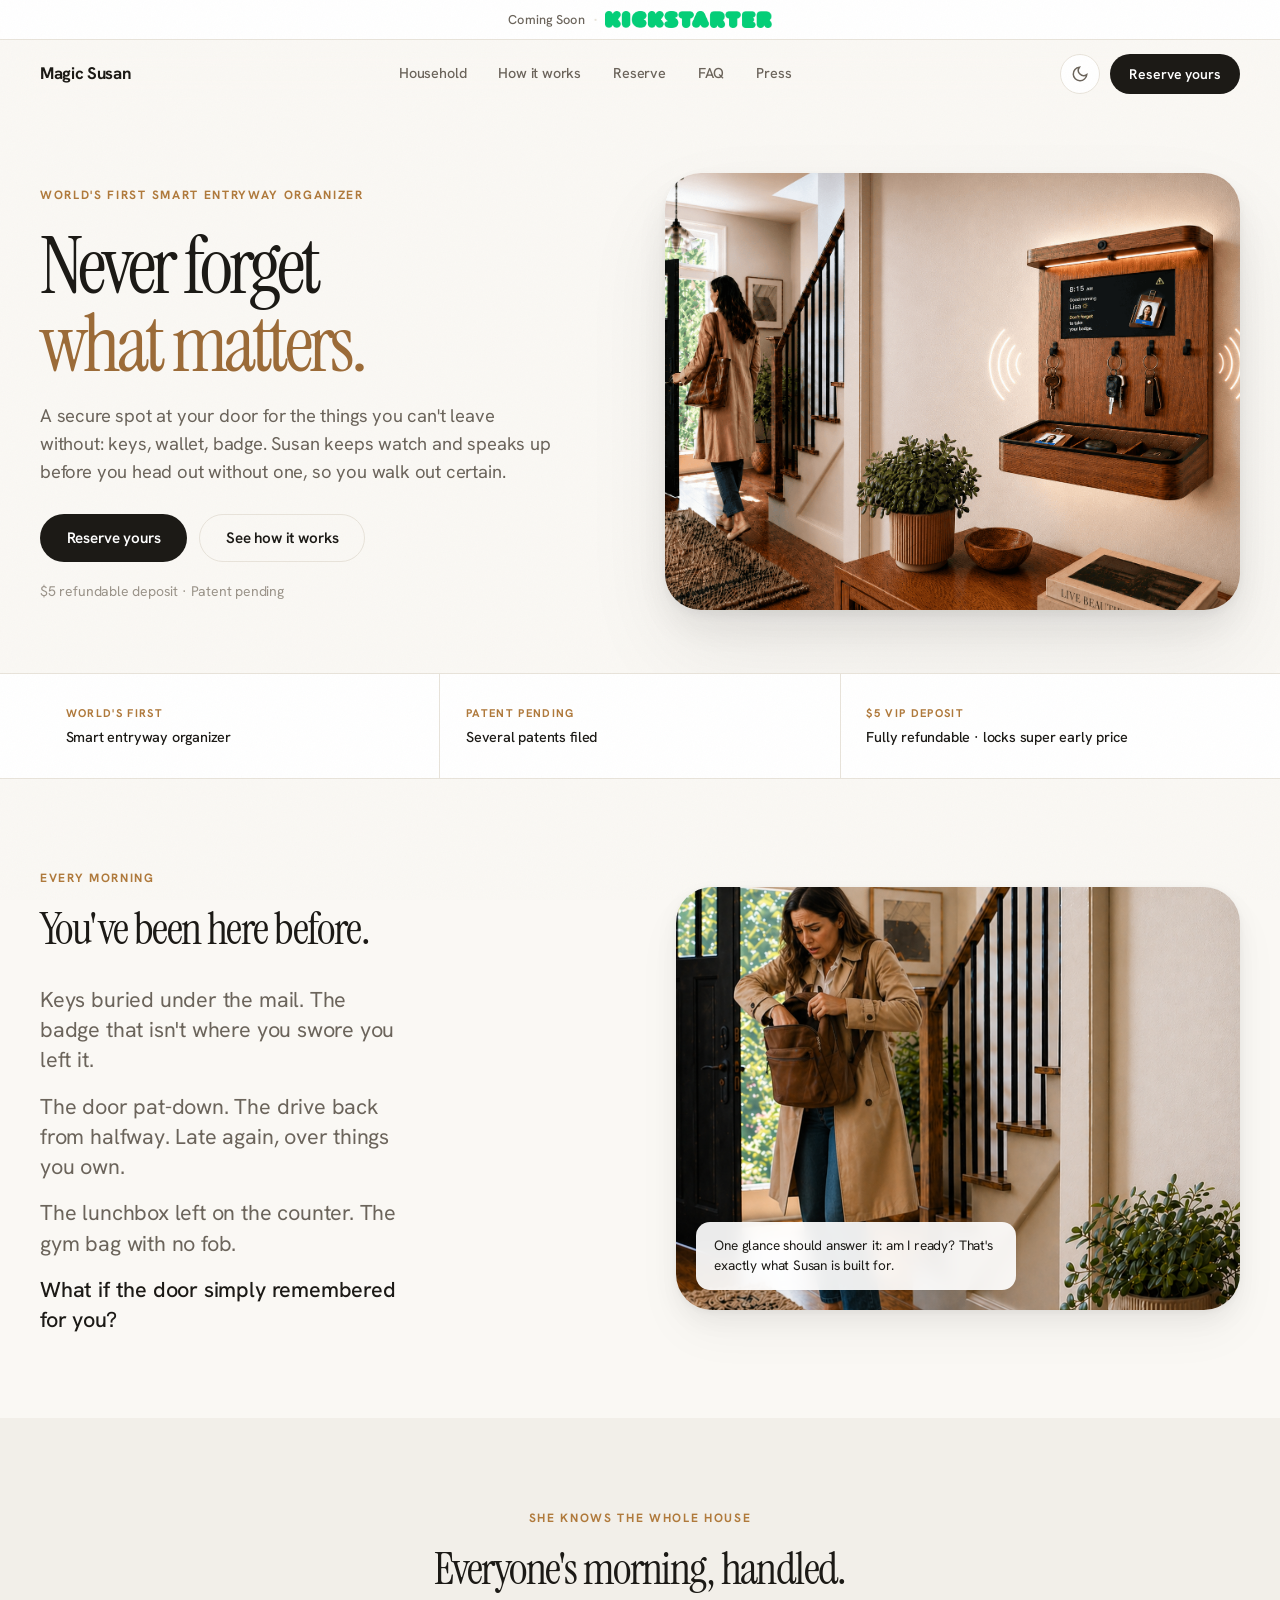
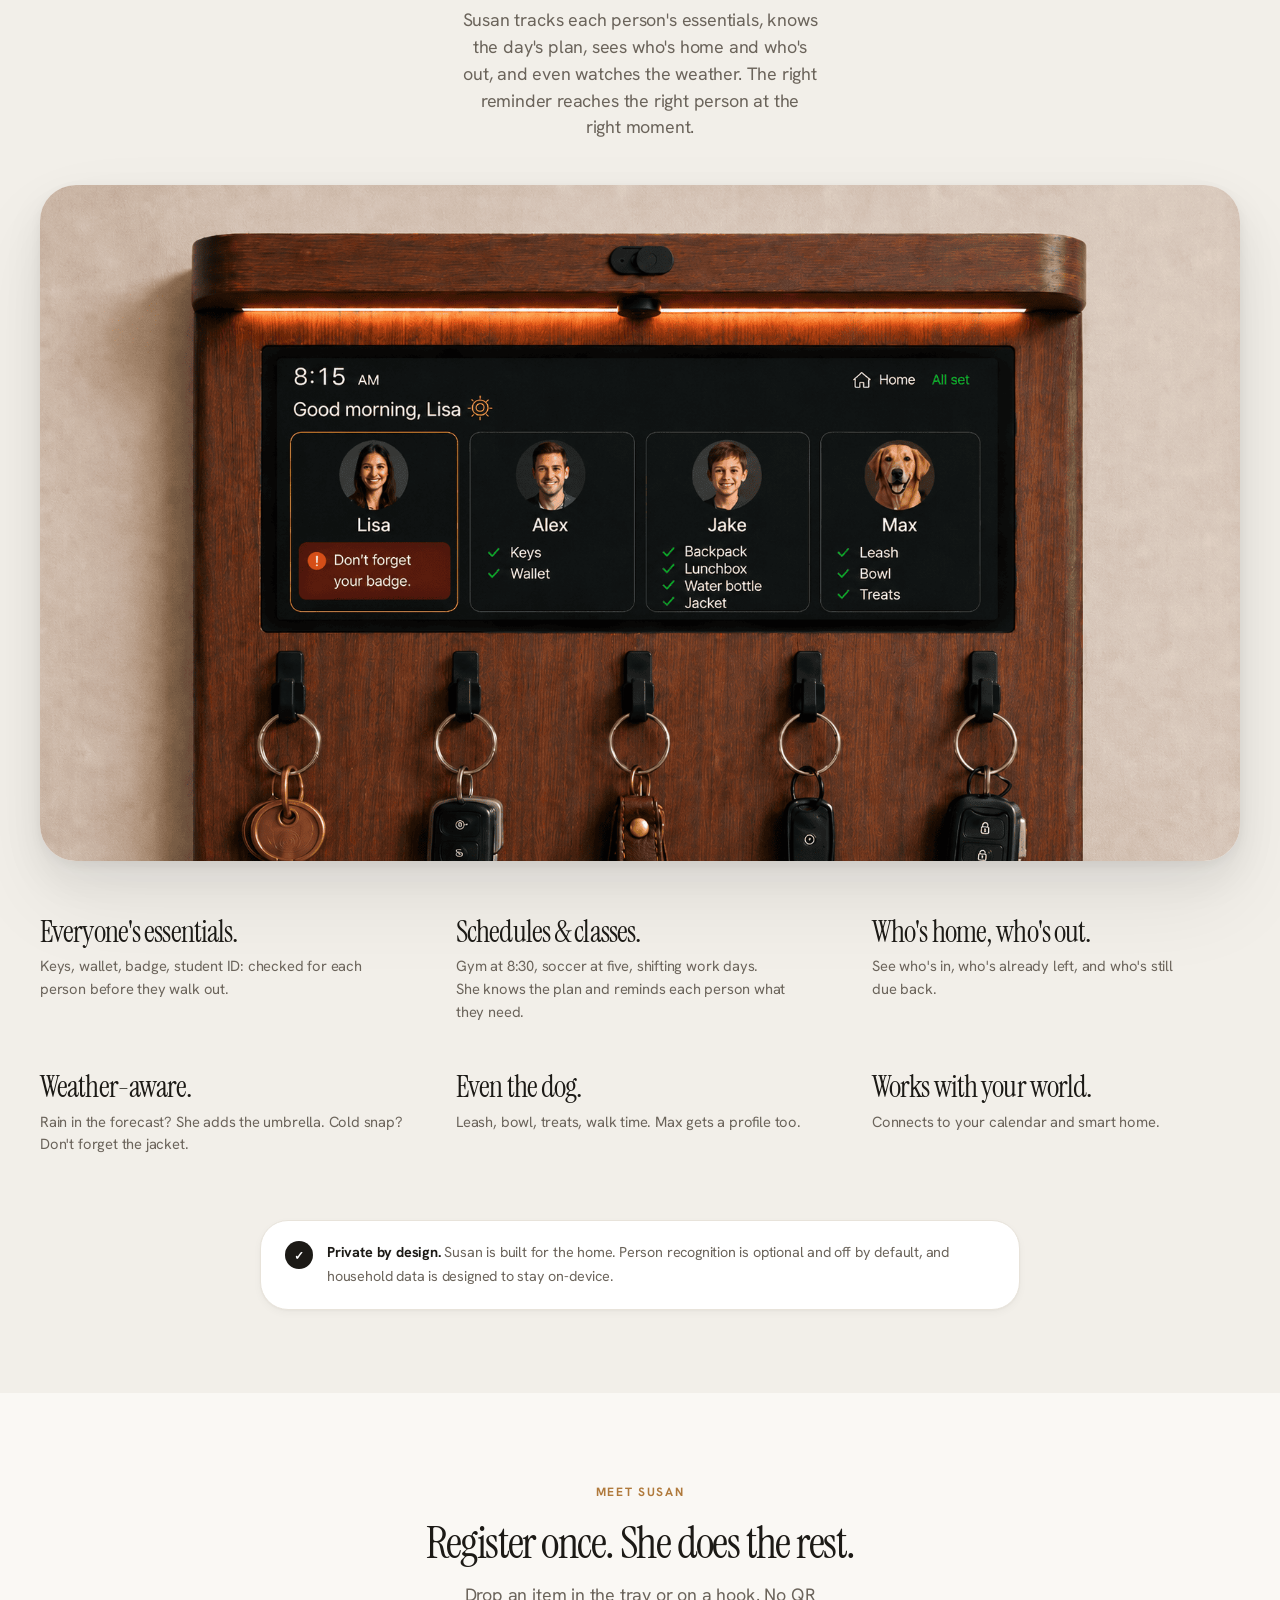
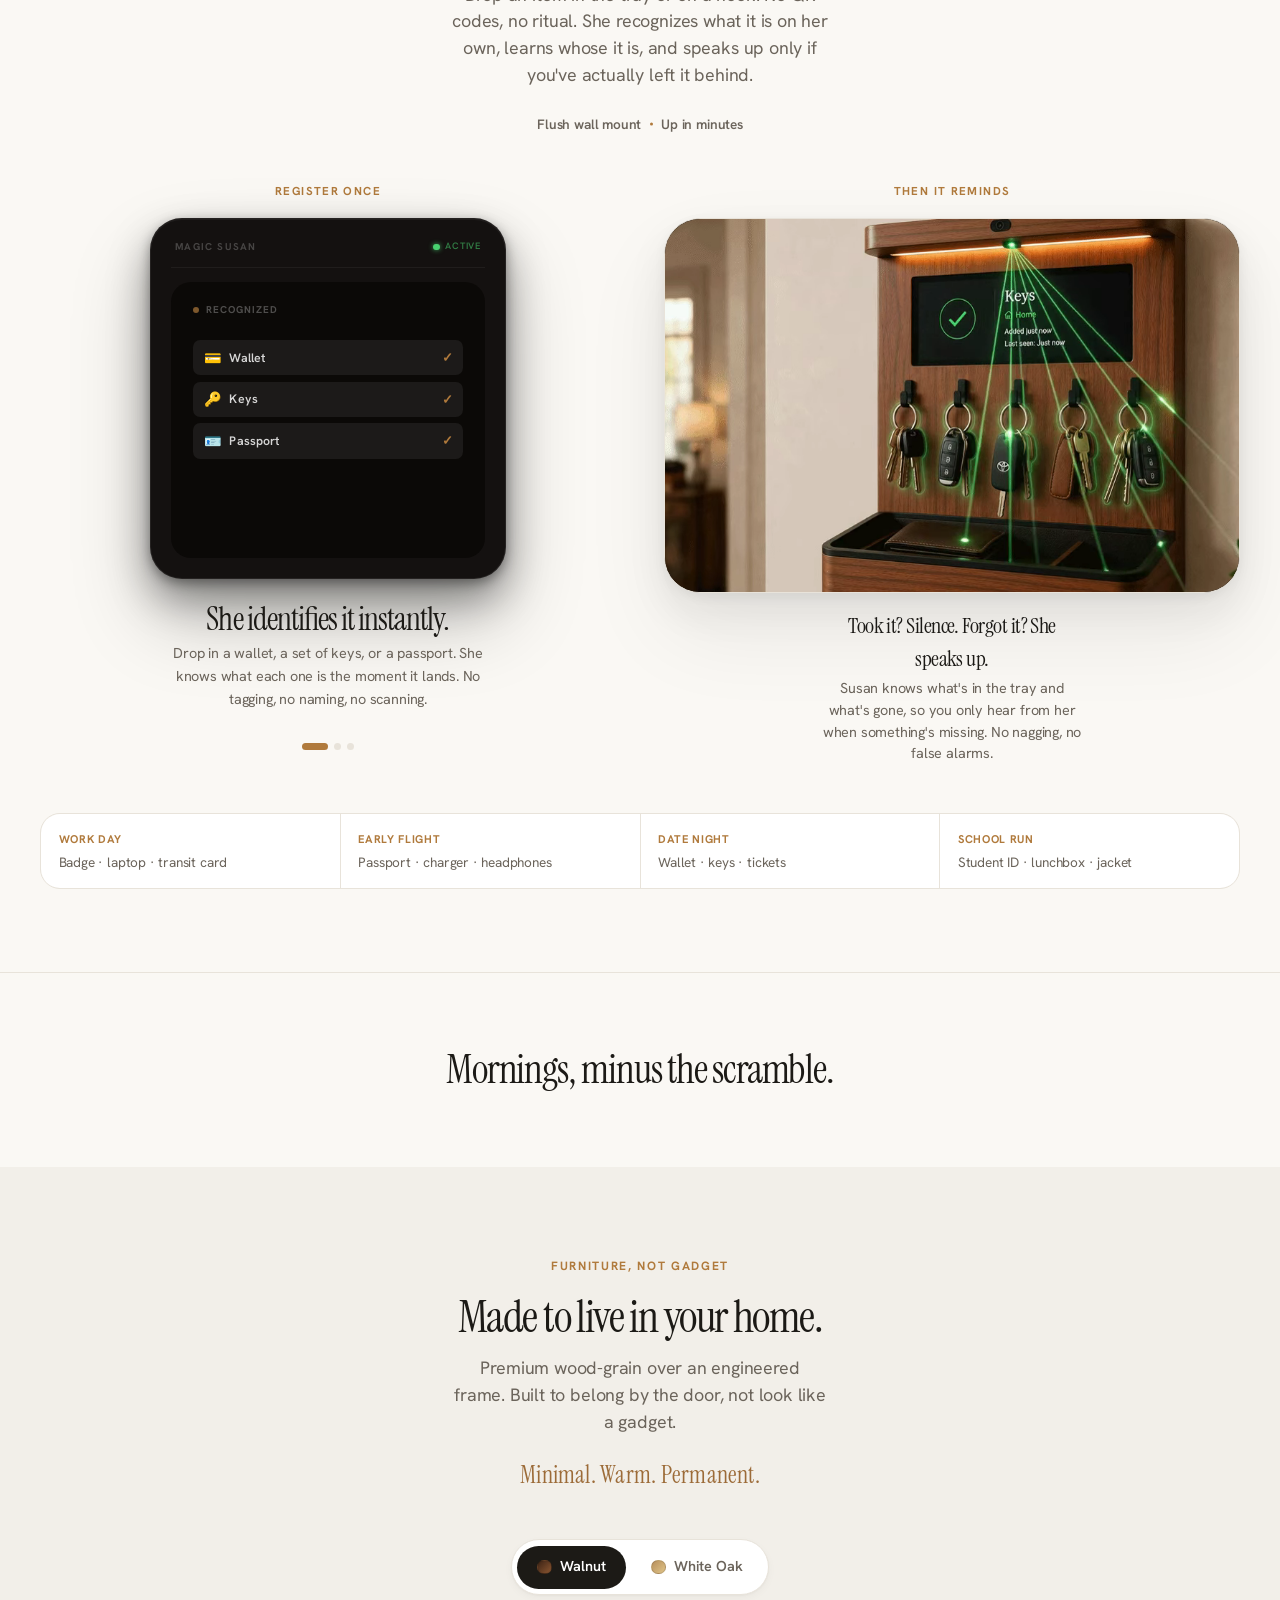
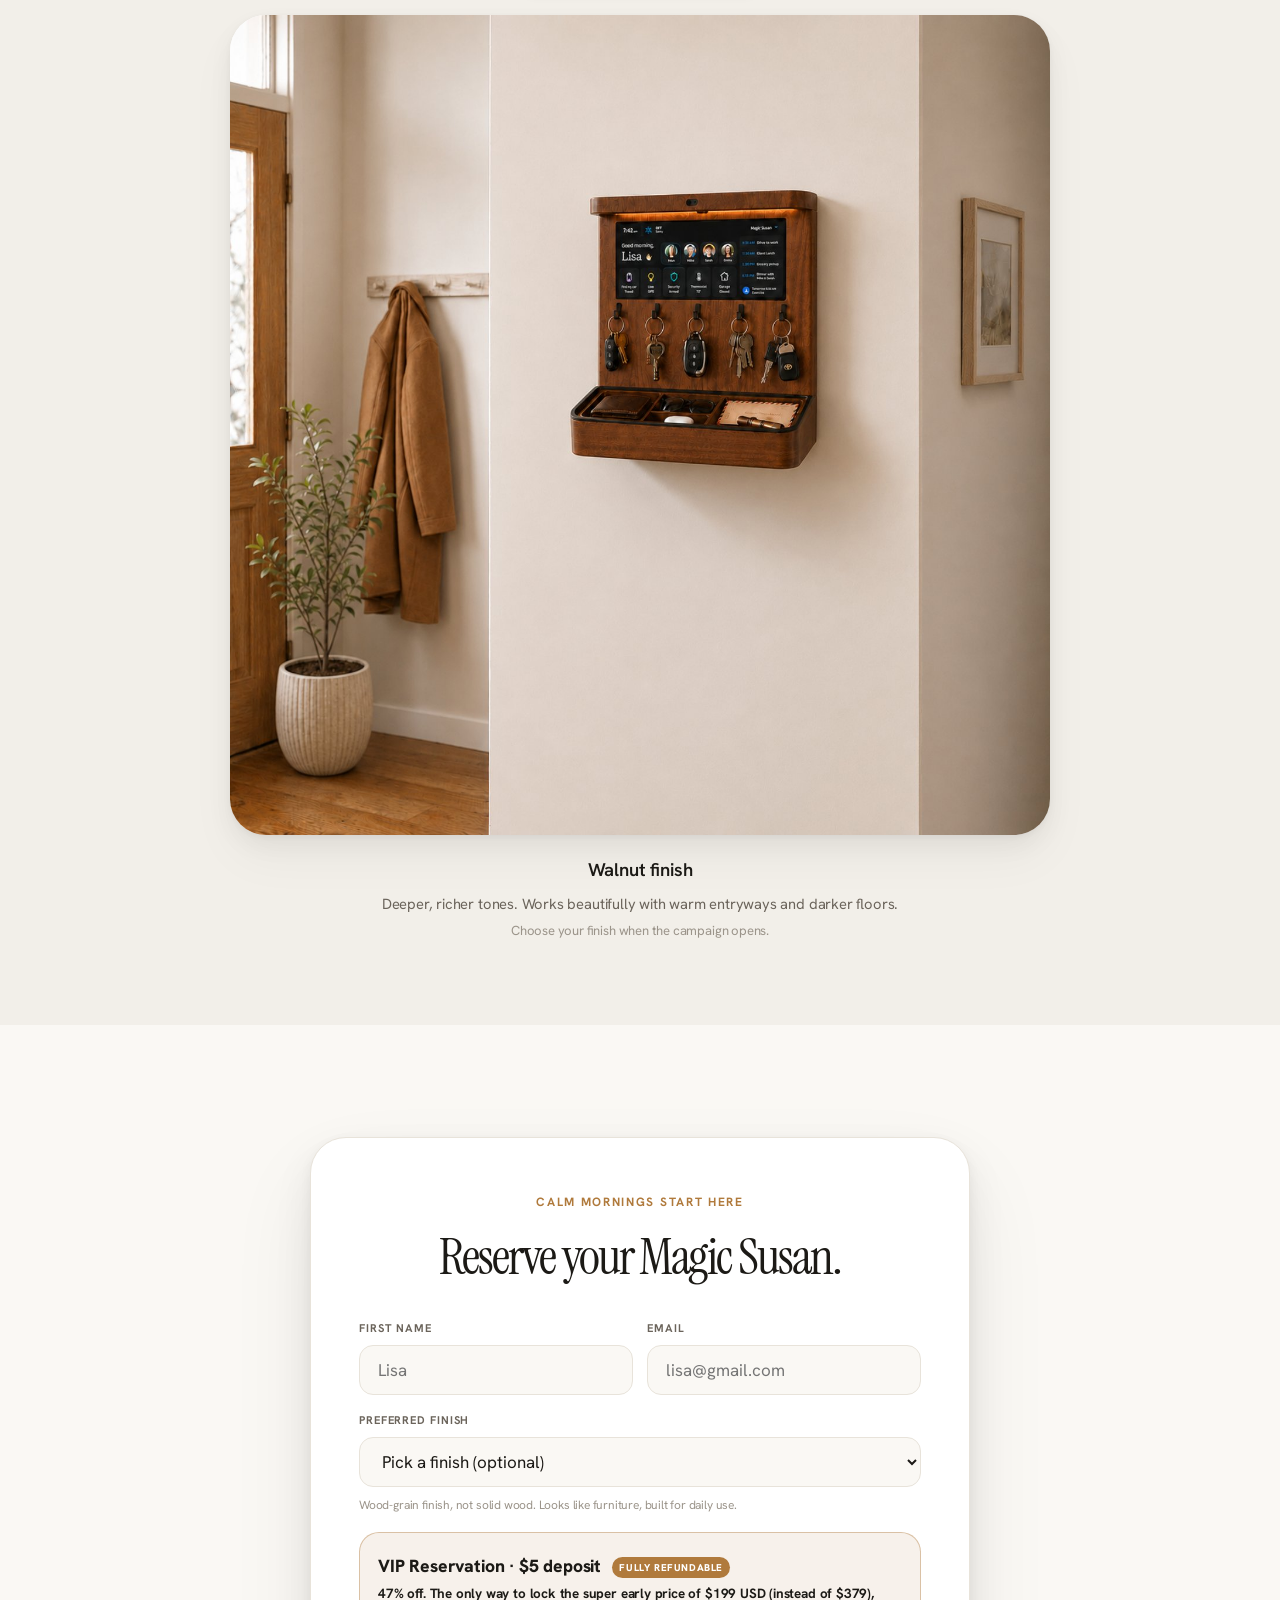
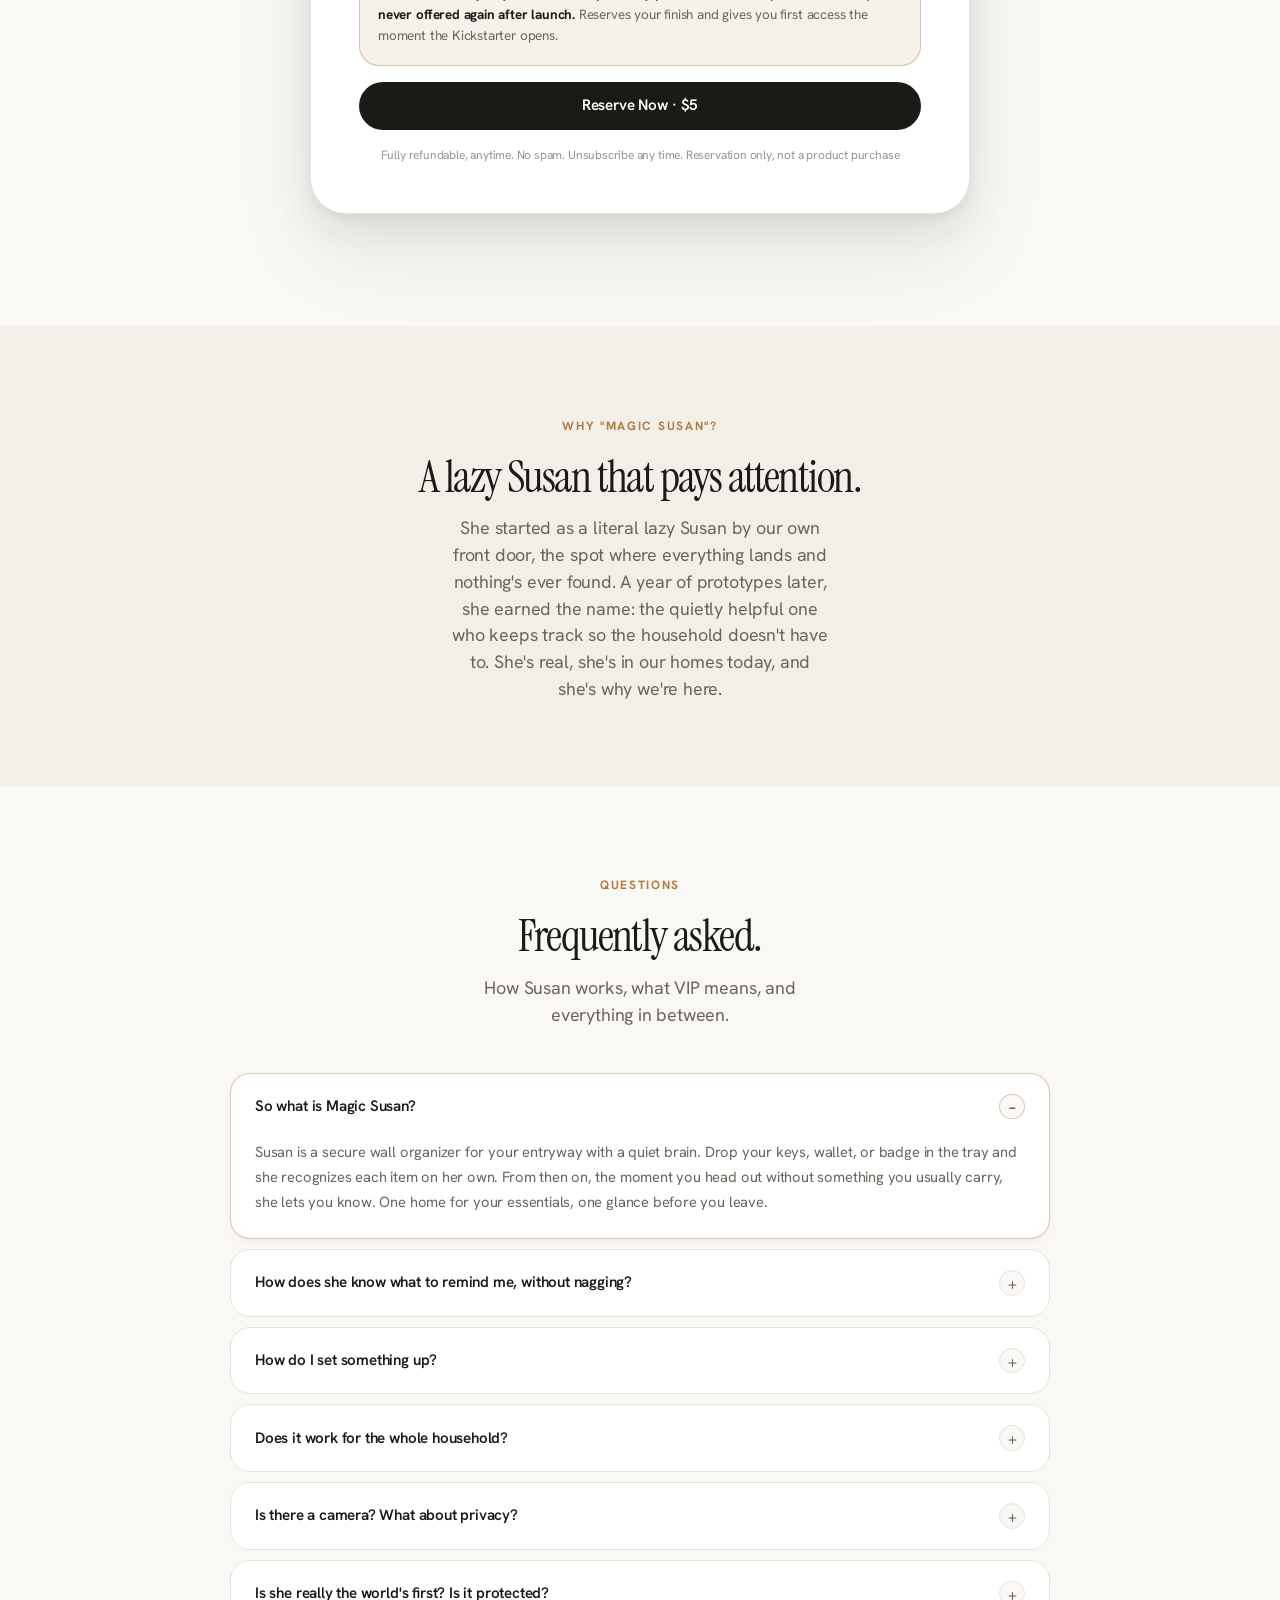
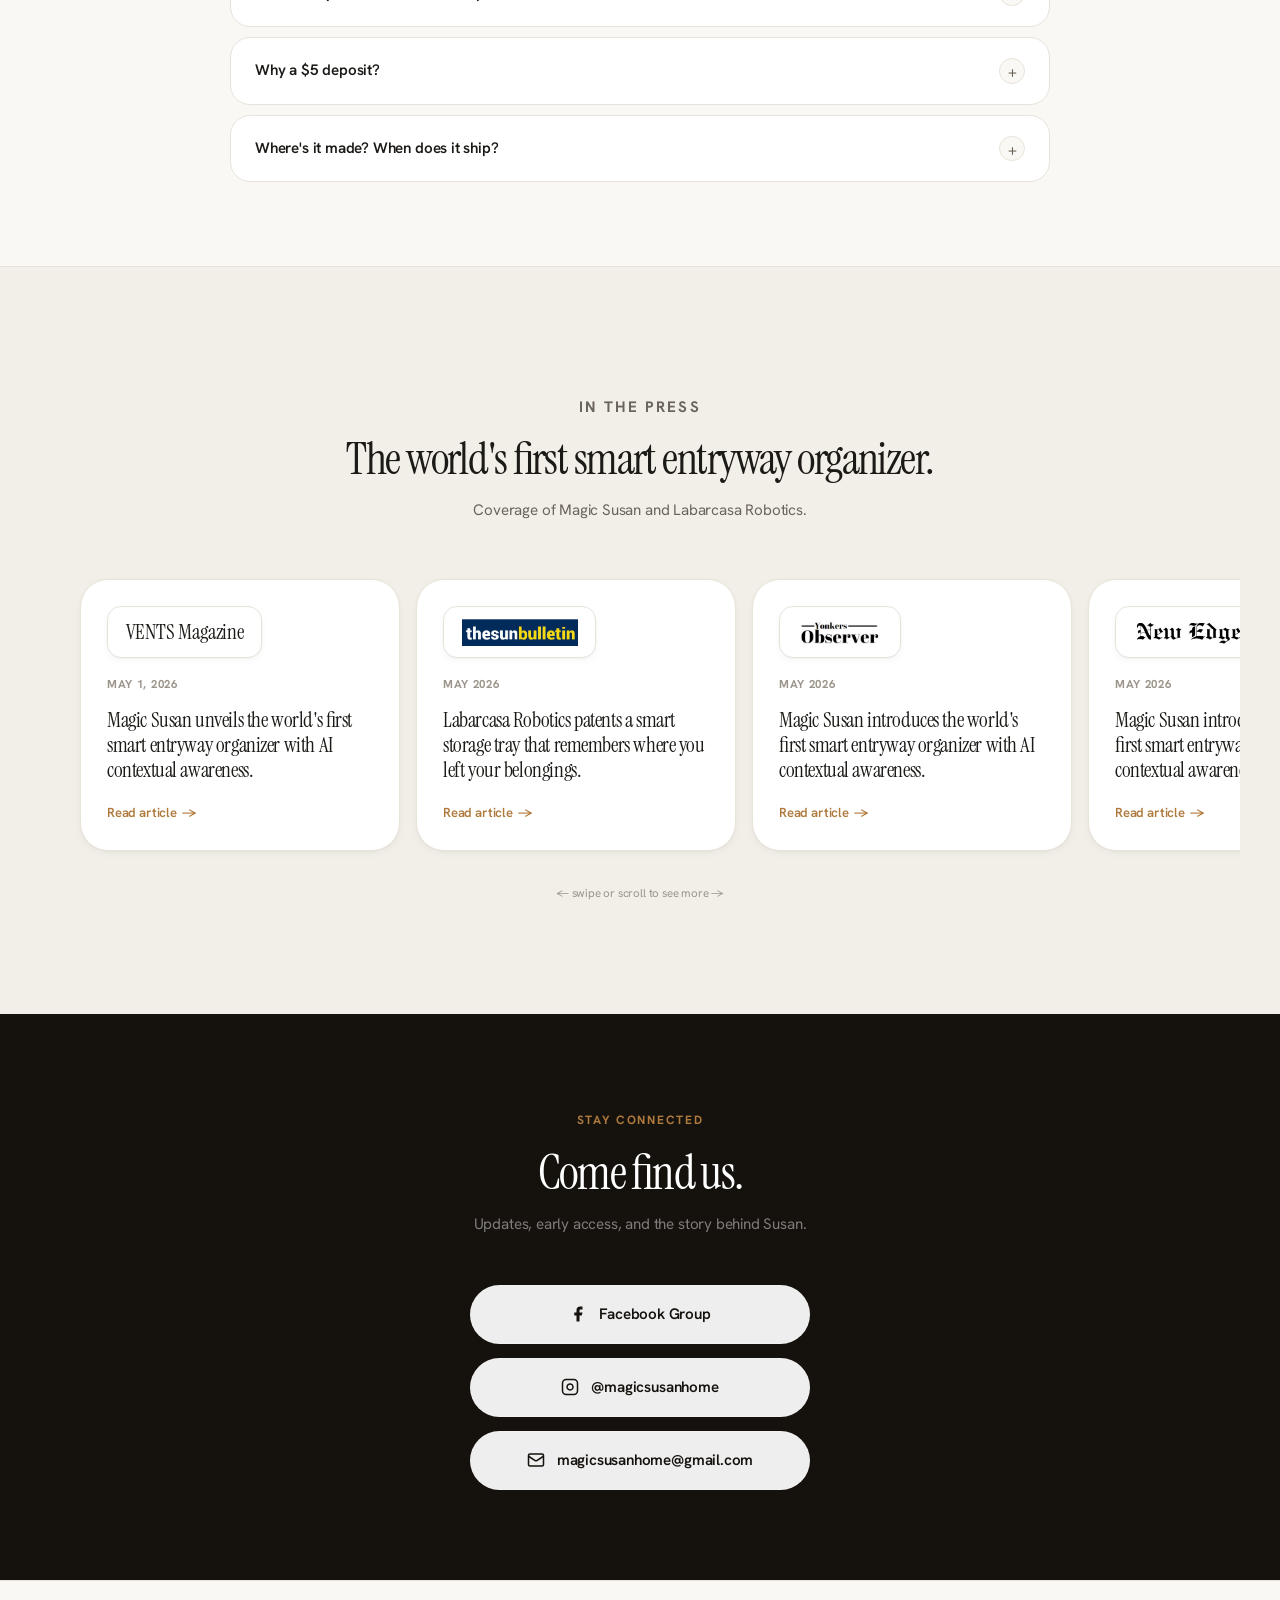
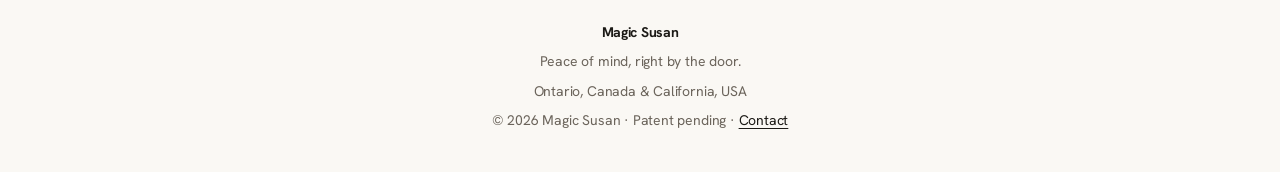
<file: index.html>
<!DOCTYPE html>
<html lang="en" data-theme="light">
<head>
  <script>document.documentElement.classList.add('js');</script>
  <meta charset="UTF-8" />
  <meta name="viewport" content="width=device-width, initial-scale=1.0" />
  <title>Magic Susan: Wall-Mounted Smart Entryway Organizer That Reminds You Before You Leave</title>
  <meta name="description" content="Magic Susan is the world's first wall-mounted smart entryway organizer. She recognizes your keys, wallet, and badge and reminds you before you leave without one. No setup, no tagging. Reserve the $199 super early price." />
  <meta name="keywords" content="smart entryway organizer, wall mounted key organizer, never forget keys, entryway reminder, key wallet organizer, smart home entryway, daily carry organizer, reminder before leaving home, wall organizer with reminders, household reminder system, smart entryway organizer Kickstarter, Magic Susan, Labarcasa Robotics" />
  <meta name="author" content="Labarcasa Robotics" />
  <link rel="canonical" href="https://magicsusan.com/" />
  <meta name="robots" content="index, follow, max-image-preview:large" />
  <meta name="theme-color" content="#faf8f4" />

  <!-- Open Graph -->
  <meta property="og:type" content="product" />
  <meta property="og:locale" content="en_US" />
  <meta property="og:site_name" content="Magic Susan" />
  <meta property="og:title" content="Magic Susan: Never Forget Your Keys, Wallet or Badge" />
  <meta property="og:description" content="The world's first smart entryway organizer. She recognizes your essentials and reminds you before you leave without one. Reserve the $199 super early price." />
  <meta property="og:url" content="https://magicsusan.com/" />
  <meta property="og:image" content="https://magicsusan.com/og-image.png" />
  <meta property="og:image:type" content="image/png" />
  <meta property="og:image:width" content="1200" />
  <meta property="og:image:height" content="630" />
  <meta property="og:image:alt" content="Magic Susan smart entryway organizer mounted by the door in a warm home entryway." />
  <meta property="product:price:amount" content="199" />
  <meta property="product:price:currency" content="USD" />

  <!-- Twitter -->
  <meta name="twitter:card" content="summary_large_image" />
  <meta name="twitter:title" content="Magic Susan: Never Forget Your Keys, Wallet or Badge" />
  <meta name="twitter:description" content="The world's first smart entryway organizer. She recognizes your essentials and reminds you before you leave without one." />
  <meta name="twitter:image" content="https://magicsusan.com/og-image.png" />

  <link rel="icon" href="./favicon.ico?v=5" sizes="any" />

  <!-- Structured Data -->
  <script type="application/ld+json">
  {
    "@context": "https://schema.org",
    "@graph": [
      {
        "@type": "Organization",
        "@id": "https://magicsusan.com/#organization",
        "name": "Labarcasa Robotics",
        "alternateName": "Magic Susan",
        "url": "https://magicsusan.com/",
        "logo": "https://magicsusan.com/og-image.png",
        "foundingLocation": "Ontario, Canada"
      },
      {
        "@type": "Product",
        "@id": "https://magicsusan.com/#product",
        "name": "Magic Susan Smart Entryway Organizer",
        "brand": { "@type": "Brand", "name": "Magic Susan" },
        "manufacturer": { "@type": "Organization", "name": "Labarcasa Robotics" },
        "category": "Smart Home Entryway Organizer",
        "description": "The world's first wall-mounted smart entryway organizer. Recognizes keys, wallet, and badge automatically and reminds you before you leave without one.",
        "image": "https://magicsusan.com/og-image.png",
        "url": "https://magicsusan.com/",
        "offers": {
          "@type": "Offer",
          "url": "https://magicsusan.com/#waitlist",
          "priceCurrency": "USD",
          "price": "199",
          "priceValidUntil": "2026-12-31",
          "availability": "https://schema.org/PreOrder",
          "seller": { "@type": "Organization", "name": "Labarcasa Robotics" }
        }
      },
      {
        "@type": "FAQPage",
        "@id": "https://magicsusan.com/#faq",
        "mainEntity": [
          {
            "@type": "Question",
            "name": "What is Magic Susan?",
            "acceptedAnswer": { "@type": "Answer", "text": "Magic Susan is a secure wall-mounted smart entryway organizer with a built-in brain. Drop your keys, wallet, or badge in the tray and she recognizes each item automatically. From then on, the moment you head out without something you usually carry, she lets you know. One home for your essentials, one glance before you leave." }
          },
          {
            "@type": "Question",
            "name": "How does Magic Susan know what to remind me about, without nagging?",
            "acceptedAnswer": { "@type": "Answer", "text": "She only tracks what you have registered, and she always knows what is in the tray versus what is gone. Take your badge? She stays quiet. Forget it? She speaks up. No false alarms, no reminders you do not need. You are always in control of the list." }
          },
          {
            "@type": "Question",
            "name": "How do I set up an item with Magic Susan?",
            "acceptedAnswer": { "@type": "Answer", "text": "Drop the item in the tray. She identifies what it is automatically with no typing or scanning required. Assign it to a person with a tap, pick your preferred reminder style, and you are done. About thirty seconds per item." }
          },
          {
            "@type": "Question",
            "name": "Does Magic Susan work for the whole household?",
            "acceptedAnswer": { "@type": "Answer", "text": "Yes. Each person gets their own profile, their own essentials, and their own reminder style. Magic Susan tailors the check to whoever is heading out. Up to five people, including the family pet." }
          },
          {
            "@type": "Question",
            "name": "Does Magic Susan have a camera? Is it private?",
            "acceptedAnswer": { "@type": "Answer", "text": "Yes. An internal camera sees only the tray, not the room or people. The optional front-facing camera for person recognition has a physical privacy cover and is off by default. Everyday item reminders work with no face recognition at all." }
          },
          {
            "@type": "Question",
            "name": "Is Magic Susan patented? Is it the first product of its kind?",
            "acceptedAnswer": { "@type": "Answer", "text": "Magic Susan is the world's first smart entryway organizer, a new product category. The technology is patent-pending across several sensing designs. Each is a distinct approach, protected separately." }
          },
          {
            "@type": "Question",
            "name": "What is the super early price for Magic Susan?",
            "acceptedAnswer": { "@type": "Answer", "text": "The super early VIP price is $199 USD, which is 47% off the regular price of $379. A $5 fully refundable deposit locks in this price before the Kickstarter campaign opens." }
          },
          {
            "@type": "Question",
            "name": "When does Magic Susan ship?",
            "acceptedAnswer": { "@type": "Answer", "text": "The Kickstarter campaign is planned for 2026, with delivery to follow. VIP reservations receive first-access notifications the moment it goes live. Labarcasa Robotics is based in Ontario, Canada and California, USA." }
          }
        ]
      }
    ]
  }
  </script>

  <!-- Google Analytics -->
  <script async src="https://www.googletagmanager.com/gtag/js?id=G-M0GK1MSZ90"></script>
  <script>
    window.dataLayer = window.dataLayer || [];
    function gtag(){dataLayer.push(arguments);}
    gtag('js', new Date());
    gtag('config', 'G-M0GK1MSZ90');
  </script>

  <!-- Fonts -->
  <link rel="preconnect" href="https://fonts.googleapis.com" />
  <link rel="preconnect" href="https://fonts.gstatic.com" crossorigin />
  <link rel="dns-prefetch" href="https://connect.facebook.net" />
  <link rel="dns-prefetch" href="https://www.googletagmanager.com" />
  <link rel="dns-prefetch" href="https://gmail.us7.list-manage.com" />
  <link href="https://fonts.googleapis.com/css2?family=Hanken+Grotesk:ital,wght@0,400..800;1,400&family=Instrument+Serif:ital@0;1&display=swap" rel="stylesheet" />
  <!-- Hero LCP preload -->
  <link rel="preload" as="image" href="assets/landing_hero1.png" fetchpriority="high" />

  <style>
    /* ═══════════════════════════════════════════════════════
       DESIGN TOKENS: one warm-neutral system, Apple-clean
    ═══════════════════════════════════════════════════════ */
    :root {
      --bg:          #faf8f4;   /* warm paper */
      --bg-alt:      #f2efe9;   /* subtle warm gray for alternating sections */
      --surface:     #ffffff;   /* clean white cards */
      --ink-deep:    #15120e;   /* dark dramatic section */
      --text:        #1c1a16;   /* near-black warm */
      --muted:       #6b645b;   /* warm gray body */
      --faint:       #9b948a;
      --border:      #e8e3da;   /* hairline */
      --border-soft: #f0ebe2;
      --wood:        #6b4a2e;
      --wood-light:  #9c6b38;
      --brass:       #b07a3c;   /* the single accent */
      --accent-soft: rgba(176,122,60,.10);
      --primary:     #1c1a16;   /* near-black button */
      --primary-h:   #000000;
      --success:     #2e8b50;

      --font-display: "Instrument Serif", Georgia, serif;
      --font-body:    "Hanken Grotesk", "Helvetica Neue", Arial, sans-serif;

      --r-sm: 0.5rem;
      --r-md: 0.875rem;
      --r-lg: 1.25rem;
      --r-xl: 1.75rem;
      --r-2xl: 2.25rem;

      --shadow-sm: 0 1px 2px rgba(28,26,22,.03), 0 3px 8px rgba(28,26,22,.035);
      --shadow-md: 0 2px 6px rgba(28,26,22,.04), 0 10px 24px rgba(28,26,22,.05), 0 24px 48px rgba(28,26,22,.04);
      --shadow-lg: 0 4px 12px rgba(28,26,22,.05), 0 18px 40px rgba(28,26,22,.07), 0 40px 88px rgba(28,26,22,.07);

      --ease: cubic-bezier(0.16, 1, 0.3, 1);
      --t:    260ms cubic-bezier(0.16, 1, 0.3, 1);

      --container: 1200px;
      --container-narrow: 760px;
    }
    [data-theme="dark"] {
      --bg:          #131210;
      --bg-alt:      #1a1815;
      --surface:     #1e1b17;
      --ink-deep:    #0e0c0a;
      --text:        #f3ede3;
      --muted:       #b6ab9c;
      --faint:       #8a8073;
      --border:      #322c25;
      --border-soft: #272220;
      --wood:        #cf9464;
      --wood-light:  #e0b082;
      --brass:       #d2974f;
      --accent-soft: rgba(210,151,79,.12);
      --primary:     #f3ede3;
      --primary-h:   #ffffff;
      --success:     #6ec283;
      --shadow-sm: 0 1px 2px rgba(0,0,0,.3), 0 3px 10px rgba(0,0,0,.28);
      --shadow-md: 0 2px 8px rgba(0,0,0,.35), 0 12px 28px rgba(0,0,0,.32), 0 24px 52px rgba(0,0,0,.28);
      --shadow-lg: 0 4px 14px rgba(0,0,0,.4), 0 20px 44px rgba(0,0,0,.42), 0 44px 92px rgba(0,0,0,.4);
    }

    /* ═══════════════════════════════════════════════════════
       RESET
    ═══════════════════════════════════════════════════════ */
    *, *::before, *::after { box-sizing: border-box; margin: 0; padding: 0; }
    html {
      scroll-behavior: smooth;
      scroll-padding-top: 5rem;
      -webkit-font-smoothing: antialiased;
      -moz-osx-font-smoothing: grayscale;
      text-rendering: optimizeLegibility;
    }
    body {
      min-height: 100dvh;
      font-family: var(--font-body);
      font-size: clamp(1rem, .96rem + .2vw, 1.0625rem);
      line-height: 1.65;
      letter-spacing: -.011em;
      color: var(--text);
      background: var(--bg);
      font-optical-sizing: auto;
      font-feature-settings: "liga" 1, "kern" 1;
    }
    img, svg { display: block; max-width: 100%; }
    a { color: inherit; text-decoration: none; }
    button, input, select { font: inherit; color: inherit; }
    button { border: 0; cursor: pointer; background: none; }
    p, li { text-wrap: pretty; }
    h1, h2, h3 { line-height: 1.04; text-wrap: balance; font-weight: 400; }
    ::selection { background: rgba(176,122,60,.22); color: var(--text); }
    :focus-visible { outline: 2px solid var(--brass); outline-offset: 3px; border-radius: var(--r-sm); }

    /* Slim, themed scrollbar */
    * { scrollbar-width: thin; scrollbar-color: var(--border) transparent; }
    *::-webkit-scrollbar { width: 10px; height: 10px; }
    *::-webkit-scrollbar-track { background: transparent; }
    *::-webkit-scrollbar-thumb { background: var(--border); border-radius: 999px; border: 3px solid var(--bg); }
    *::-webkit-scrollbar-thumb:hover { background: var(--faint); }

    /* Whisper of paper grain, material depth */
    body::after {
      content: "";
      position: fixed;
      inset: 0;
      z-index: 9999;
      pointer-events: none;
      opacity: .03;
      mix-blend-mode: multiply;
      background-image: url("data:image/svg+xml,%3Csvg xmlns='http://www.w3.org/2000/svg' width='300' height='300'%3E%3Cfilter id='n'%3E%3CfeTurbulence type='fractalNoise' baseFrequency='0.8' numOctaves='4' stitchTiles='stitch'/%3E%3C/filter%3E%3Crect width='100%25' height='100%25' filter='url(%23n)'/%3E%3C/svg%3E");
    }
    [data-theme="dark"] body::after { opacity: .055; mix-blend-mode: screen; }
    @media (prefers-reduced-motion: no-preference) {
      .hero-visual { will-change: transform; }
    }

    /* ═══════════════════════════════════════════════════════
       LAYOUT
    ═══════════════════════════════════════════════════════ */
    .container    { width: min(100% - 2.5rem, var(--container)); margin-inline: auto; }
    .container-sm { width: min(100% - 2.5rem, var(--container-narrow)); margin-inline: auto; }
    .section      { padding-block: clamp(3.25rem, 6.5vw, 5.5rem); }
    .section--alt { background: var(--bg-alt); }

    .section-intro {
      max-width: 720px;
      margin-inline: auto;
      text-align: center;
      margin-bottom: clamp(1.75rem, 3.5vw, 2.75rem);
    }

    /* ═══════════════════════════════════════════════════════
       TYPOGRAPHY
    ═══════════════════════════════════════════════════════ */
    .eyebrow {
      display: inline-block;
      font-size: .75rem;
      font-weight: 700;
      letter-spacing: .14em;
      text-transform: uppercase;
      color: var(--brass);
    }
    .section-heading {
      margin-top: 1rem;
      font-family: var(--font-display);
      font-size: clamp(1.9rem, 1.3rem + 1.9vw, 3rem);
      letter-spacing: -.035em;
    }
    .section-lede {
      margin-top: .9rem;
      color: var(--muted);
      font-size: clamp(1rem, .96rem + .2vw, 1.12rem);
      line-height: 1.5;
    }
    .section-intro .section-lede { margin-inline: auto; max-width: 38ch; }

    /* ═══════════════════════════════════════════════════════
       SCROLL REVEAL
    ═══════════════════════════════════════════════════════ */
    .reveal {
      transition: opacity .9s var(--ease), transform .9s var(--ease);
      transition-delay: var(--d, 0s);
    }
    .js .reveal {
      opacity: 0;
      transform: translateY(18px);
    }
    .reveal.in { opacity: 1; transform: none; }

    /* Staggered reveal for multi-item rows */
    .js .reveal-stagger > * {
      opacity: 0;
      transform: translateY(16px);
      transition: opacity .7s var(--ease), transform .7s var(--ease);
    }
    .reveal-stagger.in > * { opacity: 1; transform: none; }
    .reveal-stagger.in > *:nth-child(1) { transition-delay: .04s; }
    .reveal-stagger.in > *:nth-child(2) { transition-delay: .10s; }
    .reveal-stagger.in > *:nth-child(3) { transition-delay: .16s; }
    .reveal-stagger.in > *:nth-child(4) { transition-delay: .22s; }
    .reveal-stagger.in > *:nth-child(5) { transition-delay: .28s; }
    .reveal-stagger.in > *:nth-child(6) { transition-delay: .34s; }
    .reveal-stagger.in > *:nth-child(7) { transition-delay: .40s; }
    .reveal-stagger.in > *:nth-child(8) { transition-delay: .46s; }
    .reveal-stagger.in > *:nth-child(n+9) { transition-delay: .52s; }

    /* ═══════════════════════════════════════════════════════
       BUTTONS
    ═══════════════════════════════════════════════════════ */
    .btn {
      display: inline-flex;
      align-items: center;
      justify-content: center;
      gap: .5rem;
      min-height: 3rem;
      padding: .85rem 1.6rem;
      border-radius: 999px;
      font-size: .95rem;
      font-weight: 600;
      letter-spacing: -.01em;
      line-height: 1;
      border: 1px solid transparent;
      transition: transform var(--t), background var(--t), border-color var(--t), color var(--t);
    }
    .btn-primary { background: var(--primary); color: #fff; }
    .btn-primary:hover { background: var(--primary-h); transform: translateY(-1px); box-shadow: var(--shadow-md); }
    [data-theme="dark"] .btn-primary { color: #16130f; }
    .btn-secondary { background: transparent; color: var(--text); border-color: var(--border); }
    .btn-secondary:hover { border-color: var(--text); }
    .btn-full { width: 100%; }
    .link-arrow {
      display: inline-flex;
      align-items: center;
      gap: .4rem;
      color: var(--brass);
      font-weight: 600;
      font-size: .95rem;
      transition: gap var(--t);
    }
    .link-arrow::after { content: "→"; transition: transform var(--t); }
    .link-arrow:hover { gap: .6rem; }

    /* ═══════════════════════════════════════════════════════
       ANNOUNCEMENT BAR
    ═══════════════════════════════════════════════════════ */
    .announce-bar {
      width: 100%;
      background: var(--surface);
      border-bottom: 1px solid var(--border);
      padding: .55rem 1.25rem;
      display: flex;
      align-items: center;
      justify-content: center;
      gap: .55rem;
    }
    .announce-text {
      font-size: .8rem;
      font-weight: 500;
      color: var(--muted);
      letter-spacing: .01em;
    }
    .announce-dot {
      color: var(--border);
      font-size: .55rem;
      line-height: 1;
    }
    .announce-logo {
      height: 1.1rem;
      width: auto;
      display: block;
    }
    [data-theme="dark"] .announce-logo { filter: brightness(1.15); }

    /* ═══════════════════════════════════════════════════════
       NAV
    ═══════════════════════════════════════════════════════ */
    .site-header {
      position: sticky;
      top: 0;
      z-index: 50;
      background: color-mix(in srgb, var(--bg) 80%, transparent);
      backdrop-filter: blur(20px) saturate(1.4);
      border-bottom: 1px solid transparent;
      transition: border-color var(--t), background var(--t);
    }
    .site-header.scrolled { border-bottom-color: var(--border); }
    .nav {
      display: flex;
      align-items: center;
      justify-content: space-between;
      gap: 1.5rem;
      min-height: 4.25rem;
    }
    .nav-brand { font-weight: 700; letter-spacing: -.02em; font-size: 1.05rem; }
    .nav-links {
      display: flex;
      align-items: center;
      gap: clamp(1rem, 2.5vw, 2rem);
      color: var(--muted);
      font-size: .9rem;
      font-weight: 500;
    }
    .nav-links a { transition: color var(--t); }
    .nav-links a:hover { color: var(--text); }
    .nav-actions { display: flex; align-items: center; gap: .625rem; }
    .nav-actions .btn { min-height: 2.5rem; padding: .55rem 1.15rem; font-size: .875rem; }
    .theme-toggle {
      display: grid;
      width: 2.5rem;
      height: 2.5rem;
      place-items: center;
      border: 1px solid var(--border);
      border-radius: 999px;
      color: var(--muted);
      background: var(--surface);
      transition: color var(--t), border-color var(--t);
    }
    .theme-toggle:hover { color: var(--text); border-color: var(--brass); }

    /* Hamburger (mobile only) */
    .nav-toggle {
      display: none;
      width: 2.5rem;
      height: 2.5rem;
      flex-direction: column;
      align-items: center;
      justify-content: center;
      gap: 5px;
      border: 1px solid var(--border);
      border-radius: 999px;
      background: var(--surface);
    }
    .nav-toggle span {
      display: block;
      width: 1.05rem;
      height: 1.5px;
      background: var(--text);
      border-radius: 2px;
      transition: transform var(--t), opacity var(--t);
    }
    .site-header.menu-open .nav-toggle span:nth-child(1) { transform: translateY(6.5px) rotate(45deg); }
    .site-header.menu-open .nav-toggle span:nth-child(2) { opacity: 0; }
    .site-header.menu-open .nav-toggle span:nth-child(3) { transform: translateY(-6.5px) rotate(-45deg); }

    /* ═══════════════════════════════════════════════════════
       HERO
    ═══════════════════════════════════════════════════════ */
    .hero { padding-block: clamp(2.5rem, 5vw, 4.5rem); overflow: hidden; }
    .hero-grid {
      display: grid;
      grid-template-columns: minmax(0, 1fr) minmax(0, 1.05fr);
      gap: clamp(2rem, 6vw, 5rem);
      align-items: center;
    }
    .hero h1 {
      margin-top: 1.25rem;
      font-family: var(--font-display);
      font-size: clamp(2.6rem, 1rem + 5vw, 5rem);
      letter-spacing: -.05em;
      line-height: .98;
      max-width: 12ch;
    }
    .hero h1 em { color: var(--wood-light); font-style: normal; }
    .hero-lede {
      margin-top: 1.25rem;
      max-width: 32rem;
      color: var(--muted);
      font-size: clamp(1.02rem, .98rem + .25vw, 1.15rem);
      line-height: 1.5;
    }
    .hero-actions { display: flex; flex-wrap: wrap; gap: .75rem; margin-top: 1.75rem; }
    .hero-note { margin-top: 1.125rem; color: var(--faint); font-size: .875rem; }
    .hero-visual {
      position: relative;
      overflow: hidden;
      aspect-ratio: 1440 / 1093;
      border-radius: var(--r-2xl);
      box-shadow: var(--shadow-lg);
      background: var(--surface);
    }
    .hero-img {
      position: absolute;
      inset: 0;
      width: 100%;
      height: 100%;
      object-fit: cover;
      object-position: center;
      opacity: 0;
      transition: opacity 900ms ease, transform 9s ease-out;
      transform: scale(1);
    }
    .hero-img.is-active { opacity: 1; z-index: 1; transform: scale(1.035); }
    .hero-fade {
      position: absolute;
      inset: 0;
      z-index: 2;
      background: radial-gradient(circle at 50% 45%, rgba(255,255,255,.92), rgba(255,255,255,.65) 42%, transparent 78%);
      opacity: 0;
      transition: opacity 1050ms ease;
      pointer-events: none;
    }
    .hero-fade.is-visible { opacity: 1; }

    /* ═══════════════════════════════════════════════════════
       TRUST STRIP: clean spec row, no pills
    ═══════════════════════════════════════════════════════ */
    .trust { border-block: 1px solid var(--border); background: var(--surface); }
    .trust-row {
      display: grid;
      grid-template-columns: repeat(3, 1fr);
      gap: 1px;
      background: var(--border);
    }
    .trust-item {
      display: flex;
      flex-direction: column;
      gap: .35rem;
      padding: 1.875rem clamp(1rem, 2vw, 2rem);
      background: var(--surface);
    }
    .trust-k {
      font-size: .7rem;
      font-weight: 700;
      letter-spacing: .12em;
      text-transform: uppercase;
      color: var(--brass);
    }
    .trust-v { color: var(--text); font-size: .9rem; font-weight: 500; line-height: 1.35; }

    /* ═══════════════════════════════════════════════════════
       PROBLEM
    ═══════════════════════════════════════════════════════ */
    .problem-grid {
      display: grid;
      grid-template-columns: minmax(0, 1fr) minmax(0, 1fr);
      gap: clamp(2rem, 6vw, 4.5rem);
      align-items: center;
    }
    .problem-lines { display: grid; gap: 1rem; margin-top: 2rem; }
    .problem-lines p {
      color: var(--muted);
      font-size: clamp(1.05rem, .95rem + .5vw, 1.35rem);
      line-height: 1.4;
      max-width: 30ch;
    }
    .problem-lines p:last-child { color: var(--text); font-weight: 500; }
    .problem-visual {
      position: relative;
      overflow: hidden;
      aspect-ratio: 4 / 3;
      border-radius: var(--r-2xl);
      background: var(--surface);
      box-shadow: var(--shadow-md);
    }
    .problem-visual img { width: 100%; height: 100%; object-fit: cover; object-position: 70% center; }
    .problem-label {
      position: absolute;
      left: 1.25rem;
      bottom: 1.25rem;
      max-width: 20rem;
      padding: .9rem 1.15rem;
      border-radius: var(--r-md);
      background: color-mix(in srgb, var(--surface) 92%, transparent);
      backdrop-filter: blur(8px);
      color: var(--text);
      font-size: .85rem;
      line-height: 1.45;
      box-shadow: var(--shadow-sm);
    }

    /* ═══════════════════════════════════════════════════════
       SETUP / REGISTRATION
    ═══════════════════════════════════════════════════════ */
    .setup-intro { max-width: 640px; margin-inline: auto; text-align: center; margin-bottom: 3rem; }
    .setup-slider {
      max-width: 520px;
      margin: 0 auto;
      display: flex;
      flex-direction: column;
      align-items: center;
      gap: 2rem;
      user-select: none;
    }
    @media (min-width: 900px) {
      .setup-slider {
        max-width: 980px;
        display: grid;
        grid-template-columns: 1fr 1fr;
        grid-template-rows: 1fr auto;
        column-gap: 4rem;
        row-gap: 1.5rem;
        align-items: center;
      }
      .setup-device { grid-column: 2; grid-row: 1 / 3; max-width: 460px; width: 100%; justify-self: end; }
      .setup-captions { grid-column: 1; grid-row: 1; text-align: left; min-height: 0; align-self: end; }
      .setup-caption { padding-bottom: .5rem; }
      .setup-caption h3 { font-size: clamp(1.85rem, 1.2rem + 1.6vw, 2.5rem); }
      .setup-caption p { margin: 0; max-width: 36ch; }
      .setup-dots { grid-column: 1; grid-row: 2; justify-self: start; align-self: start; }
    }

    /* ── Device shell ── */
    .setup-device {
      width: 100%;
      background: #141110;
      border: 1px solid rgba(255,255,255,.07);
      border-radius: 2rem;
      padding: 1.25rem;
      box-shadow:
        0 1px 0 rgba(255,255,255,.05) inset,
        0 4px 12px rgba(0,0,0,.35),
        0 20px 40px rgba(0,0,0,.38),
        0 40px 80px rgba(0,0,0,.22);
    }
    .sd-topbar {
      display: flex;
      align-items: center;
      justify-content: space-between;
      padding: 0 .25rem .75rem;
      border-bottom: 1px solid rgba(255,255,255,.05);
      margin-bottom: .875rem;
    }
    .sd-wordmark {
      font-size: .62rem;
      font-weight: 700;
      letter-spacing: .12em;
      text-transform: uppercase;
      color: rgba(255,255,255,.22);
    }
    .sd-led {
      display: flex;
      align-items: center;
      gap: .35rem;
      font-size: .58rem;
      font-weight: 600;
      letter-spacing: .08em;
      text-transform: uppercase;
      color: rgba(72,209,111,.55);
    }
    .sd-led::before {
      content: "";
      width: .42rem;
      height: .42rem;
      border-radius: 50%;
      background: #48d16f;
      box-shadow: 0 0 5px rgba(72,209,111,.8);
      animation: ledPulse 2.2s ease-in-out infinite;
    }
    @keyframes ledPulse { 0%,100%{opacity:1} 50%{opacity:.45} }

    /* Screen: all steps stacked, fade between */
    .sd-screen-wrap {
      background: #0b0907;
      border-radius: 1.25rem;
      overflow: hidden;
      display: grid;
      min-height: 232px;
    }
    .sd-step {
      grid-area: 1/1;
      padding: 1.25rem 1.375rem;
      display: flex;
      flex-direction: column;
      gap: .75rem;
      opacity: 0;
      transform: translateY(10px);
      transition: opacity .55s var(--ease), transform .55s var(--ease);
      pointer-events: none;
    }
    .sd-step.is-active { opacity: 1; transform: none; pointer-events: auto; }

    /* Shared screen elements */
    .sd-label-row {
      display: flex;
      align-items: center;
      gap: .4rem;
      font-size: .62rem;
      font-weight: 700;
      letter-spacing: .1em;
      text-transform: uppercase;
      color: rgba(255,255,255,.28);
    }
    .sd-label-row::before {
      content: "";
      width: .38rem;
      height: .38rem;
      border-radius: 50%;
      background: var(--brass);
      opacity: .7;
    }

    /* Step 1: recognition list */
    .sd-rec-list { display: flex; flex-direction: column; gap: .38rem; margin-top: .6rem; }
    .sd-rec-row {
      display: flex;
      align-items: center;
      gap: .5rem;
      padding: .45rem .65rem;
      background: rgba(255,255,255,.07);
      border-radius: .45rem;
    }
    .sd-rec-thumb { font-size: .88rem; line-height: 1; flex-shrink: 0; }
    .sd-rec-rname { flex: 1; color: rgba(255,255,255,.82); font-size: .77rem; font-weight: 600; letter-spacing: .01em; }
    .sd-rec-check { color: var(--brass); font-weight: 700; font-size: .8rem; }

    /* Step 2: auto-recognition */    .sd-recognize-card {
      display: flex;
      align-items: center;
      gap: .875rem;
      padding: .75rem .875rem;
      border-radius: .875rem;
      background: rgba(255,255,255,.04);
      border: 1px solid rgba(255,255,255,.08);
    }
    .sd-item-thumb {
      width: 2.5rem;
      height: 2.5rem;
      border-radius: .6rem;
      background: rgba(180,134,72,.14);
      display: grid;
      place-items: center;
      flex: 0 0 auto;
      font-size: 1rem;
    }
    .sd-rec-name { color: rgba(255,255,255,.88); font-size: .875rem; font-weight: 600; }
    .sd-rec-sub { display: flex; align-items: center; gap: .4rem; margin-top: .2rem; }
    .sd-rec-desc { color: rgba(255,255,255,.3); font-size: .65rem; }
    .sd-action-row { display: flex; gap: .5rem; }
    .sd-chip {
      flex: 1;
      padding: .5rem;
      border-radius: .5rem;
      text-align: center;
      font-size: .7rem;
      font-weight: 600;
      border: 1px solid rgba(255,255,255,.1);
      background: rgba(255,255,255,.04);
      color: rgba(255,255,255,.48);
    }
    .sd-chip--gold { background: rgba(180,134,72,.2); border-color: rgba(180,134,72,.4); color: var(--brass); }

    /* Step 3: owner + smart suggestion */
    .sd-owner-row {
      display: flex;
      align-items: center;
      gap: .75rem;
      padding: .625rem .75rem;
      border-radius: .75rem;
      background: rgba(180,134,72,.1);
      border: 1px solid rgba(180,134,72,.2);
    }
    .sd-avatar {
      width: 1.875rem;
      height: 1.875rem;
      border-radius: 50%;
      background: rgba(180,134,72,.22);
      border: 1.5px solid rgba(180,134,72,.5);
      display: grid;
      place-items: center;
      font-size: .7rem;
      font-weight: 700;
      color: var(--brass);
      flex: 0 0 auto;
    }
    .sd-owner-name { color: rgba(255,255,255,.82); font-size: .8rem; font-weight: 600; }
    .sd-owner-hint { color: rgba(255,255,255,.32); font-size: .62rem; margin-top: .1rem; }
    .sd-suggest {
      padding: .75rem;
      border-radius: .75rem;
      background: rgba(255,255,255,.03);
      border: 1px solid rgba(255,255,255,.07);
    }
    .sd-suggest-eyebrow {
      display: flex;
      align-items: center;
      gap: .35rem;
      font-size: .6rem;
      font-weight: 700;
      letter-spacing: .08em;
      text-transform: uppercase;
      color: rgba(180,134,72,.75);
      margin-bottom: .375rem;
    }
    .sd-suggest-text { color: rgba(255,255,255,.72); font-size: .78rem; font-weight: 500; }
    .sd-suggest-hint { color: rgba(255,255,255,.28); font-size: .62rem; margin-top: .18rem; }
    .sd-suggest-actions { display: flex; gap: .4rem; margin-top: .625rem; }

    /* Step 4: reminder type picker */
    .sd-remind-opts { display: flex; flex-direction: column; gap: .35rem; }
    .sd-remind-opt {
      display: flex;
      align-items: flex-start;
      gap: .625rem;
      padding: .6rem .75rem;
      border-radius: .625rem;
      background: rgba(255,255,255,.03);
      border: 1px solid rgba(255,255,255,.06);
    }
    .sd-remind-opt--on { background: rgba(180,134,72,.12); border-color: rgba(180,134,72,.3); }
    .sd-radio {
      width: .875rem;
      height: .875rem;
      border-radius: 50%;
      border: 1.5px solid rgba(255,255,255,.22);
      flex: 0 0 auto;
      margin-top: .16rem;
      display: grid;
      place-items: center;
    }
    .sd-remind-opt--on .sd-radio { border-color: var(--brass); background: rgba(180,134,72,.18); }
    .sd-radio::after { content: ""; width: .35rem; height: .35rem; border-radius: 50%; background: var(--brass); opacity: 0; }
    .sd-remind-opt--on .sd-radio::after { opacity: 1; }
    .sd-remind-name { color: rgba(255,255,255,.75); font-size: .78rem; font-weight: 600; }
    .sd-remind-opt--on .sd-remind-name { color: var(--brass); }
    .sd-remind-desc { color: rgba(255,255,255,.28); font-size: .65rem; margin-top: .1rem; }

    /* ── Captions ── */
    .setup-captions { text-align: center; display: grid; min-height: 80px; }
    .setup-caption {
      grid-area: 1/1;
      opacity: 0;
      transform: translateY(6px);
      transition: opacity .5s var(--ease), transform .5s var(--ease);
      pointer-events: none;
    }
    .setup-caption.is-active { opacity: 1; transform: none; pointer-events: auto; }
    .setup-caption h3 {
      font-family: var(--font-display);
      font-size: clamp(1.45rem, 1.1rem + 1.2vw, 2rem);
      letter-spacing: -.03em;
      margin-bottom: .4rem;
    }
    .setup-caption p { color: var(--muted); font-size: .9rem; line-height: 1.6; max-width: 40ch; margin: 0 auto; }

    /* ── iOS pill dots ── */
    .setup-dots { display: flex; align-items: center; gap: .375rem; }
    .setup-dot {
      height: .42rem;
      width: .42rem;
      border-radius: 999px;
      background: var(--border);
      cursor: pointer;
      transition: width .5s var(--ease), background .5s var(--ease);
    }
    .setup-dot.is-active { width: 1.625rem; background: var(--brass); }

    /* ═══════════════════════════════════════════════════════
       HOW IT WORKS  (register beat + daily beat)
    ═══════════════════════════════════════════════════════ */
    .how-label {
      font-size: .72rem;
      font-weight: 700;
      letter-spacing: .12em;
      text-transform: uppercase;
      color: var(--brass);
      text-align: center;
    }
    .how-media {
      margin-top: clamp(1.75rem, 3.5vw, 2.75rem);
      display: grid;
      grid-template-columns: 1fr 1fr;
      gap: clamp(1.5rem, 4vw, 3rem);
      align-items: start;
    }
    .how-tile { display: flex; flex-direction: column; gap: 1.1rem; min-width: 0; }
    .how-tile-cap { color: var(--muted); font-size: .9rem; line-height: 1.5; text-align: center; max-width: 34ch; margin-inline: auto; }
    .how-tile-cap strong {
      display: block;
      margin-bottom: .2rem;
      color: var(--text);
      font-family: var(--font-display);
      font-weight: 400;
      font-size: 1.35rem;
      letter-spacing: -.025em;
    }

    /* compact slider: force single-column stack inside a tile */
    .setup-slider--compact { display: flex; flex-direction: column; align-items: center; gap: 1.5rem; max-width: 100%; }
    .setup-slider--compact .setup-device { max-width: 420px; width: 100%; align-self: center; justify-self: center; }
    .setup-slider--compact .setup-captions { text-align: center; align-self: center; width: 100%; max-width: 420px; }
    .setup-slider--compact .setup-dots { align-self: center; justify-self: center; justify-content: center; }

    .scenarios {
      list-style: none;
      margin-top: clamp(2rem, 4vw, 3rem);
      display: grid;
      grid-template-columns: repeat(4, 1fr);
      gap: 1px;
      border: 1px solid var(--border);
      border-radius: var(--r-lg);
      overflow: hidden;
      background: var(--border);
    }
    .scenarios li { display: flex; flex-direction: column; gap: .3rem; padding: 1rem 1.1rem; background: var(--surface); }
    .scn-when { font-weight: 700; color: var(--brass); font-size: .7rem; letter-spacing: .06em; text-transform: uppercase; }
    .scn-what { color: var(--muted); font-size: .85rem; line-height: 1.4; }

    .scan-media {
      position: relative;
      overflow: hidden;
      aspect-ratio: 800 / 521;
      border: 1px solid var(--border);
      border-radius: var(--r-2xl);
      background: #18110c;
      box-shadow: var(--shadow-lg);
    }
    .scan-media video { width: 100%; height: 100%; object-fit: cover; display: block; }

    /* ═══════════════════════════════════════════════════════
       HOUSEHOLD: redesigned, clean white cards
    ═══════════════════════════════════════════════════════ */
    .household-shot {
      overflow: hidden;
      border-radius: var(--r-2xl);
      background: var(--surface);
      box-shadow: var(--shadow-lg);
    }
    .household-shot img { width: 100%; height: auto; display: block; }
    .household-features {
      display: grid;
      grid-template-columns: repeat(3, 1fr);
      gap: clamp(1.5rem, 4vw, 3rem);
      margin-top: clamp(2.5rem, 5vw, 3.5rem);
    }
    .household-features h3 {
      font-family: var(--font-display);
      font-size: clamp(1.4rem, 1.1rem + 1vw, 1.85rem);
      letter-spacing: -.03em;
      color: var(--text);
    }
    .household-features p {
      margin-top: .5rem;
      color: var(--muted);
      font-size: .92rem;
      line-height: 1.55;
    }

    /* Mid-page CTA band */
    .midcta { padding-block: clamp(2.75rem, 5vw, 4.5rem); text-align: center; border-top: 1px solid var(--border); }
    .midcta-inner { display: flex; flex-direction: column; align-items: center; gap: 1.25rem; }
    .midcta-line {
      font-family: var(--font-display);
      font-size: clamp(1.7rem, 1.2rem + 1.6vw, 2.5rem);
      letter-spacing: -.03em;
      color: var(--text);
    }

    .privacy-note {
      max-width: 760px;
      margin: 4rem auto 0;
      display: flex;
      align-items: flex-start;
      gap: .875rem;
      padding: 1.25rem 1.5rem;
      border: 1px solid var(--border);
      border-radius: var(--r-xl);
      background: var(--surface);
      box-shadow: var(--shadow-sm);
      color: var(--muted);
      font-size: .9rem;
    }
    .privacy-mark {
      flex: 0 0 auto;
      display: grid;
      width: 1.75rem;
      height: 1.75rem;
      place-items: center;
      border-radius: 999px;
      background: var(--primary);
      color: #fff;
      font-size: .72rem;
      font-weight: 800;
    }
    [data-theme="dark"] .privacy-mark { color: #16130f; }
    .privacy-note strong { color: var(--text); }

    /* ═══════════════════════════════════════════════════════
       FINISHES
    ═══════════════════════════════════════════════════════ */
    .finish-switcher { width: min(100%, 820px); margin: 0 auto; display: grid; gap: 1.25rem; }
    .finish-toggle {
      justify-self: center;
      display: inline-flex;
      gap: .35rem;
      padding: .35rem;
      border: 1px solid var(--border);
      border-radius: 999px;
      background: var(--surface);
      box-shadow: var(--shadow-sm);
    }
    .finish-btn {
      display: inline-flex;
      align-items: center;
      justify-content: center;
      gap: .5rem;
      min-height: 2.6rem;
      padding: .6rem 1.25rem;
      border-radius: 999px;
      color: var(--muted);
      font-size: .9rem;
      font-weight: 600;
      white-space: nowrap;
      transition: background var(--t), color var(--t), box-shadow var(--t);
    }
    .finish-btn.is-active { background: var(--primary); color: #fff; }
    [data-theme="dark"] .finish-btn.is-active { color: #16130f; }
    .finish-swatch { width: .9rem; height: .9rem; border-radius: 999px; border: 1px solid rgba(0,0,0,.12); }
    .finish-swatch--walnut { background: linear-gradient(135deg, #3c2315, #8a5631); }
    .finish-swatch--oak    { background: linear-gradient(135deg, #b78f5b, #e0c489); }
    .finish-stage {
      position: relative;
      overflow: hidden;
      aspect-ratio: 1 / 1;
      border-radius: var(--r-2xl);
      background: var(--surface);
      box-shadow: var(--shadow-md);
    }
    .finish-img {
      position: absolute;
      inset: 0;
      width: 100%;
      height: 100%;
      object-fit: contain;
      opacity: 0;
      visibility: hidden;
      transition: opacity 1000ms ease, visibility 0s 1000ms, transform 1s var(--ease);
    }
    .finish-img.is-active { opacity: 1; visibility: visible; transition: opacity 1000ms ease, visibility 0s 0s, transform 1s var(--ease); }
    .finish-meta { display: grid; text-align: center; }
    .finish-panel {
      grid-area: 1 / 1;
      opacity: 0;
      visibility: hidden;
      transition: opacity 220ms ease, visibility 0s 220ms;
    }
    .finish-panel.is-active { opacity: 1; visibility: visible; transition: opacity 220ms ease, visibility 0s 0s; }
    .finish-name { font-size: 1.15rem; font-weight: 600; color: var(--text); }
    .finish-desc { margin-top: .4rem; color: var(--muted); font-size: .92rem; }
    .finish-price { margin-top: .25rem; color: var(--faint); font-size: .82rem; }


    /* Triad voice line */
    .triad {
      margin-top: 1.25rem;
      font-family: var(--font-display);
      font-size: clamp(1.15rem, 1rem + .6vw, 1.5rem);
      letter-spacing: .01em;
      color: var(--wood-light);
    }

    /* Install specs (setup intro) */
    .install-specs {
      display: inline-flex;
      flex-wrap: wrap;
      justify-content: center;
      gap: 1.25rem;
      margin-top: 1.5rem;
    }
    .install-specs span {
      position: relative;
      color: var(--muted);
      font-size: .85rem;
      font-weight: 600;
    }
    .install-specs span + span::before {
      content: "";
      position: absolute;
      left: -.7rem;
      top: 50%;
      width: 3px;
      height: 3px;
      border-radius: 50%;
      background: var(--brass);
      transform: translateY(-50%);
    }

    /* ═══════════════════════════════════════════════════════
       WAITLIST
    ═══════════════════════════════════════════════════════ */
    .waitlist { padding-block: clamp(4rem, 10vw, 7rem); }
    .waitlist-panel {
      margin-inline: auto;
      width: min(100% - 2.5rem, 660px);
      padding: clamp(1.75rem, 5vw, 3rem);
      border: 1px solid var(--border);
      border-radius: var(--r-2xl);
      background: var(--surface);
      box-shadow: var(--shadow-lg);
      text-align: center;
    }
    .waitlist-heading {
      margin-top: 1rem;
      font-family: var(--font-display);
      font-size: clamp(2rem, 1.2rem + 2.5vw, 3.25rem);
      letter-spacing: -.04em;
    }
    .waitlist-sub { margin: 1.125rem auto 0; color: var(--muted); font-size: .95rem; max-width: 32rem; line-height: 1.55; }
    .waitlist-form { position: relative; display: grid; gap: 1rem; margin-top: 2.25rem; text-align: left; }
    .form-row { display: grid; grid-template-columns: repeat(2, minmax(0,1fr)); gap: .875rem; }
    .form-group { display: grid; gap: .45rem; }
    .form-group label {
      color: var(--muted);
      font-size: .7rem;
      font-weight: 700;
      letter-spacing: .08em;
      text-transform: uppercase;
    }
    .form-group input,
    .form-group select {
      min-height: 3.125rem;
      width: 100%;
      padding: 0 1.125rem;
      border: 1px solid var(--border);
      border-radius: var(--r-md);
      color: var(--text);
      background: var(--bg);
      transition: border-color var(--t), box-shadow var(--t);
    }
    .form-group input:focus,
    .form-group select:focus { border-color: var(--brass); outline: none; box-shadow: 0 0 0 3px var(--accent-soft); }
    .field-hint { color: var(--faint); font-size: .75rem; margin-top: .15rem; }
    .vip-upgrade {
      padding: 1.125rem;
      border: 1px solid rgba(176,122,60,.4);
      border-radius: var(--r-lg);
      background: var(--accent-soft);
    }
    .vip-option { display: grid; grid-template-columns: auto minmax(0,1fr); gap: .75rem; align-items: start; cursor: pointer; }
    .vip-option input[type="checkbox"] { margin-top: .18rem; width: 1.2rem; height: 1.2rem; accent-color: var(--primary); }
    .vip-copy { display: grid; gap: .25rem; }
    .vip-title { color: var(--text); font-weight: 800; font-size: 1.1rem; letter-spacing: -.01em; }
    .vip-tag {
      display: inline-flex;
      margin-left: .4rem;
      padding: .14rem .45rem;
      border-radius: 999px;
      background: var(--brass);
      color: #fff;
      font-size: .62rem;
      letter-spacing: .06em;
      text-transform: uppercase;
      vertical-align: middle;
    }
    .vip-desc { color: var(--muted); font-size: .84rem; line-height: 1.55; }
    .vip-desc strong { color: var(--text); }
    .form-disclaimer { color: var(--faint); font-size: .75rem; text-align: center; }
    .waitlist-success {
      margin-top: 2rem;
      padding: 2rem;
      border: 1px solid var(--border);
      border-radius: var(--r-xl);
      background: var(--bg);
      text-align: center;
    }
    .success-icon {
      display: grid;
      width: 3.25rem;
      height: 3.25rem;
      place-items: center;
      margin-inline: auto;
      border-radius: 999px;
      background: var(--success);
      color: #fff;
    }
    .waitlist-success h3 { margin-top: 1rem; font-family: var(--font-display); font-size: 1.6rem; }
    .waitlist-success p { margin: .75rem auto 0; color: var(--muted); font-size: .9rem; }

    /* ═══════════════════════════════════════════════════════
       FAQ
    ═══════════════════════════════════════════════════════ */
    .faq-grid { width: min(100%, 820px); margin-inline: auto; display: grid; gap: .625rem; }
    .faq-item {
      overflow: hidden;
      border: 1px solid var(--border);
      border-radius: var(--r-lg);
      background: var(--surface);
      transition: border-color var(--t), box-shadow var(--t);
    }
    .faq-item[open] { border-color: rgba(176,122,60,.4); box-shadow: var(--shadow-sm); }
    .faq-item summary {
      display: flex;
      align-items: center;
      justify-content: space-between;
      gap: 1rem;
      padding: 1.25rem 1.5rem;
      cursor: pointer;
      list-style: none;
      color: var(--text);
      font-weight: 600;
      font-size: .95rem;
    }
    .faq-item summary::-webkit-details-marker { display: none; }
    .faq-item summary::after {
      content: "+";
      display: grid;
      width: 1.6rem;
      height: 1.6rem;
      flex: 0 0 auto;
      place-items: center;
      border: 1px solid var(--border);
      border-radius: 999px;
      color: var(--muted);
      background: var(--bg);
      font-weight: 400;
      font-size: 1rem;
      transition: transform var(--t);
    }
    .faq-item[open] summary::after { content: "–"; color: var(--text); border-color: rgba(176,122,60,.4); }
    .faq-item p {
      margin: 0;
      padding: 0 1.5rem 1.5rem;
      color: var(--muted);
      font-size: .92rem;
      line-height: 1.7;
    }

    /* ═══════════════════════════════════════════════════════
       PRESS
    ═══════════════════════════════════════════════════════ */
    .press { padding-block: clamp(4rem, 9vw, 7rem); background: var(--bg-alt); border-top: 1px solid var(--border); }
    .press-head { text-align: center; max-width: 660px; margin: 0 auto 3rem; }
    .press-head h2 {
      margin-top: 1rem;
      font-family: var(--font-display);
      font-size: clamp(1.8rem, 1.2rem + 2vw, 3rem);
      letter-spacing: -.035em;
    }
    .press-head p { margin: 1rem auto 0; color: var(--muted); font-size: .95rem; }
    .press-viewport { position: relative; max-width: var(--container); margin: 0 auto; }
    .press-track {
      display: flex;
      gap: 1rem;
      overflow-x: auto;
      scroll-snap-type: x mandatory;
      scroll-behavior: smooth;
      scroll-padding-inline: clamp(1.25rem, 4vw, 2.5rem);
      padding: .5rem clamp(1.25rem, 4vw, 2.5rem) 1.5rem;
      -webkit-overflow-scrolling: touch;
      scrollbar-width: thin;
      scrollbar-color: var(--brass) transparent;
    }
    .press-track::-webkit-scrollbar { height: 6px; }
    .press-track::-webkit-scrollbar-track { background: transparent; }
    .press-track::-webkit-scrollbar-thumb { background: var(--border); border-radius: 999px; }
    .press-track::-webkit-scrollbar-thumb:hover { background: var(--brass); }
    .press-card {
      flex: 0 0 320px;
      scroll-snap-align: start;
      display: flex;
      flex-direction: column;
      padding: 1.625rem;
      border: 1px solid var(--border);
      border-radius: var(--r-xl);
      background: var(--surface);
      box-shadow: var(--shadow-sm);
      color: var(--text);
      transition: transform var(--t), box-shadow var(--t), border-color var(--t);
    }
    .press-card:hover { transform: translateY(-3px); box-shadow: var(--shadow-md); border-color: rgba(176,122,60,.3); }
    .press-top { margin-bottom: 1rem; }
    .press-logo-plate {
      display: inline-flex;
      align-items: center;
      height: 3.25rem;
      padding: 0 1.1rem;
      border-radius: var(--r-md);
      background: #fff;
      border: 1px solid var(--border);
      box-shadow: var(--shadow-sm);
    }
    .press-logo-plate img { max-height: 1.7rem; width: auto; }
    .press-logo-plate--text {
      font-family: var(--font-display);
      font-size: 1.3rem;
      color: #1c1a16;
      letter-spacing: -.01em;
    }
    .press-date {
      display: block;
      color: var(--faint);
      font-size: .72rem;
      font-weight: 700;
      letter-spacing: .06em;
      text-transform: uppercase;
      margin-bottom: .9rem;
    }
    .press-headline {
      font-family: var(--font-display);
      font-size: 1.3rem;
      line-height: 1.2;
      letter-spacing: -.02em;
      color: var(--text);
      flex: 1;
    }
    .press-link { display: inline-flex; align-items: center; gap: .35rem; margin-top: 1.25rem; color: var(--brass); font-size: .82rem; font-weight: 600; transition: color var(--t), gap var(--t); }
    .press-card:hover .press-link { gap: .55rem; }
    .press-link::after { content: "→"; transition: transform var(--t); }
    .press-hint { margin-top: .5rem; text-align: center; color: var(--faint); font-size: .72rem; }

    /* ═══════════════════════════════════════════════════════
       FOOTER
    ═══════════════════════════════════════════════════════ */
    /* ═══════════════════════════════════════════════════════
       COMMUNITY
    ═══════════════════════════════════════════════════════ */
    .community {
      background: var(--ink-deep);
      padding-block: clamp(3.5rem, 7vw, 6rem);
      text-align: center;
    }
    .community-eyebrow { color: var(--brass); }
    .community-heading {
      margin-top: 1rem;
      font-family: var(--font-display);
      font-size: clamp(2rem, 1.4rem + 2vw, 3.25rem);
      font-weight: 400;
      letter-spacing: -.035em;
      color: #fff;
    }
    .community-lede {
      margin-top: .875rem;
      color: rgba(255,255,255,.45);
      font-size: .95rem;
    }
    .community-links {
      margin-top: clamp(2rem, 4vw, 3rem);
      display: flex;
      flex-direction: column;
      align-items: center;
      gap: .875rem;
    }
    .community-link {
      display: flex;
      align-items: center;
      justify-content: center;
      gap: .75rem;
      width: 100%;
      max-width: 340px;
      padding: 1rem 2rem;
      background: rgba(255,255,255,.93);
      border: 1px solid rgba(255,255,255,.15);
      border-radius: 999px;
      color: var(--ink-deep);
      font-weight: 600;
      font-size: .95rem;
      text-decoration: none;
      transition: background var(--t), transform var(--t), box-shadow var(--t);
    }
    .community-link:hover {
      background: #fff;
      transform: translateY(-2px);
      box-shadow: 0 8px 24px rgba(0,0,0,.25);
    }

    /* ═══════════════════════════════════════════════════════
       FOOTER
    ═══════════════════════════════════════════════════════ */
    .footer {
      padding-block: 2.5rem;
      border-top: 1px solid var(--border);
      background: var(--bg);
      color: var(--muted);
      font-size: .875rem;
    }
    .footer-inner { display: grid; gap: .4rem; text-align: center; justify-items: center; }
    .footer-brand { color: var(--text); font-weight: 700; letter-spacing: -.02em; }
    .footer-copy a { color: var(--text); text-decoration: underline; text-decoration-thickness: 1px; text-underline-offset: 3px; }

    /* ═══════════════════════════════════════════════════════
       RESPONSIVE
    ═══════════════════════════════════════════════════════ */
    /* ═══════════════════════════════════════════════════════
       MOTION CRAFT: subtle image zoom + figure lift on hover
    ═══════════════════════════════════════════════════════ */
    .household-shot img,
    .problem-visual img,
    .scan-media video { transition: transform 1s var(--ease); }
    .household-shot:hover img,
    .problem-visual:hover img,
    .scan-media:hover video,
    .finish-stage:hover .finish-img.is-active { transform: scale(1.025); }
    .household-shot,
    .problem-visual { transition: box-shadow var(--t), transform var(--t); }
    .household-shot:hover,
    .problem-visual:hover { box-shadow: var(--shadow-lg); }

    @media (max-width: 900px) {
      .nav-toggle { display: flex; }
      .nav-actions .theme-toggle { display: none; }
      .nav-links {
        position: absolute;
        top: 100%;
        left: 0;
        right: 0;
        flex-direction: column;
        align-items: stretch;
        gap: 0;
        padding: .5rem clamp(1.25rem, 5vw, 2rem) 1.25rem;
        background: color-mix(in srgb, var(--bg) 96%, transparent);
        backdrop-filter: blur(20px) saturate(1.4);
        border-bottom: 1px solid var(--border);
        box-shadow: var(--shadow-md);
        font-size: 1.05rem;
        transform: translateY(-8px);
        opacity: 0;
        visibility: hidden;
        transition: opacity var(--t), transform var(--t), visibility 0s var(--t);
      }
      .site-header.menu-open .nav-links {
        opacity: 1;
        visibility: visible;
        transform: none;
        transition: opacity var(--t), transform var(--t), visibility 0s;
      }
      .nav-links a { padding: .85rem .25rem; border-bottom: 1px solid var(--border-soft); }
      .nav-links a:last-child { border-bottom: 0; }
      .hero-grid,
      .problem-grid,
      .how-media { grid-template-columns: 1fr; }
      .scenarios { grid-template-columns: repeat(2, 1fr); }
      .household-features { grid-template-columns: 1fr; gap: 1.75rem; }
      .hero-visual { aspect-ratio: 1440 / 1093; }
    }
    @media (max-width: 640px) {
      .form-row { grid-template-columns: 1fr; }
      .trust-row { grid-template-columns: 1fr; }
      .scenarios { grid-template-columns: 1fr; }
      .press-card { flex: 0 0 78%; }
      .waitlist-panel { text-align: left; }
      body::after { display: none; }
    }
    @media (prefers-reduced-motion: reduce) {
      *, *::before, *::after {
        animation-duration: .01ms !important;
        animation-iteration-count: 1 !important;
        transition-duration: .01ms !important;
        scroll-behavior: auto !important;
      }
      .reveal { opacity: 1; transform: none; }
    }
  </style>
</head>
<body>

  <!-- ── ANNOUNCEMENT BAR ── -->
  <div class="announce-bar" role="banner" aria-label="Upcoming launch">
    <span class="announce-text">Coming Soon</span>
    <span class="announce-dot" aria-hidden="true">•</span>
    <img src="assets/kickstarter.png" alt="Kickstarter" class="announce-logo" />
  </div>

  <!-- ── NAV ── -->
  <header class="site-header" id="nav">
    <div class="container nav">
      <a class="nav-brand" href="#top" aria-label="Magic Susan home">Magic Susan</a>

      <nav class="nav-links" id="nav-links" aria-label="Main navigation">
        <a href="#household">Household</a>
        <a href="#setup">How it works</a>
        <a href="#waitlist">Reserve</a>
        <a href="#faq">FAQ</a>
        <a href="#press">Press</a>
      </nav>

      <div class="nav-actions">
        <button class="theme-toggle" type="button" data-theme-toggle aria-label="Toggle dark mode">
          <svg width="17" height="17" viewBox="0 0 24 24" fill="none" stroke="currentColor" stroke-width="2" aria-hidden="true">
            <path d="M21 12.79A9 9 0 1 1 11.21 3 7 7 0 0 0 21 12.79Z"/>
          </svg>
        </button>
        <button class="btn btn-primary nav-reserve" type="button" onclick="scrollToWaitlist()">Reserve yours</button>
        <button class="nav-toggle" type="button" data-nav-toggle aria-label="Open menu" aria-expanded="false" aria-controls="nav-links">
          <span></span><span></span><span></span>
        </button>
      </div>
    </div>
  </header>

  <main id="top">

    <!-- ── HERO ── -->
    <section class="hero">
      <div class="container hero-grid">
        <div>
          <p class="eyebrow">World's first smart entryway organizer</p>
          <h1>Never forget <em>what&nbsp;matters.</em></h1>
          <p class="hero-lede">A secure spot at your door for the things you can't leave without: keys, wallet, badge. Susan keeps watch and speaks up before you head out without one, so you walk out certain.</p>
          <div class="hero-actions">
            <button class="btn btn-primary" type="button" onclick="scrollToWaitlist()">Reserve yours</button>
            <a class="btn btn-secondary" href="#setup">See how it works</a>
          </div>
          <p class="hero-note">$5 refundable deposit · Patent pending</p>
        </div>

        <figure class="hero-visual" aria-label="Magic Susan mounted in a warm entryway">
          <img src="assets/landing_hero1.png" alt="Magic Susan smart entryway organizer mounted by the door." class="hero-img is-active" fetchpriority="high" data-hero-slide />
          <img src="assets/landing_hero2.png" alt="Magic Susan reminding someone before they leave home." class="hero-img" loading="lazy" data-hero-slide />
          <div class="hero-fade" aria-hidden="true" data-hero-fade></div>
        </figure>
      </div>
    </section>

    <!-- ── TRUST STRIP ── -->
    <section class="trust" aria-label="Key details">
      <div class="container trust-row reveal-stagger">
        <div class="trust-item"><span class="trust-k">World's first</span><span class="trust-v">Smart entryway organizer</span></div>
        <div class="trust-item"><span class="trust-k">Patent pending</span><span class="trust-v">Several patents filed</span></div>
        <div class="trust-item"><span class="trust-k">$5 VIP deposit</span><span class="trust-v">Fully refundable · locks super early price</span></div>
      </div>
    </section>

    <!-- ── PROBLEM ── -->
    <section class="section problem" id="problem">
      <div class="container problem-grid">
        <div class="reveal">
          <p class="eyebrow">Every morning</p>
          <h2 class="section-heading">You've been here before.</h2>
          <div class="problem-lines">
            <p>Keys buried under the mail. The badge that isn't where you swore you left it.</p>
            <p>The door pat-down. The drive back from halfway. Late again, over things you own.</p>
            <p>The lunchbox left on the counter. The gym bag with no fob.</p>
            <p>What if the door simply remembered for you?</p>
          </div>
        </div>
        <figure class="problem-visual reveal" style="--d:.1s">
          <img src="assets/empty.png" alt="A person checks their bag at the front door before leaving." loading="lazy" />
          <figcaption class="problem-label">One glance should answer it: am I ready? That's exactly what Susan is built for.</figcaption>
        </figure>
      </div>
    </section>

    <!-- ── HOUSEHOLD INTELLIGENCE ── -->
    <section class="section section--alt household" id="household">
      <div class="container">
        <div class="section-intro reveal">
          <p class="eyebrow">She knows the whole house</p>
          <h2 class="section-heading">Everyone's morning, handled.</h2>
          <p class="section-lede">Susan tracks each person's essentials, knows the day's plan, sees who's home and who's out, and even watches the weather. The right reminder reaches the right person at the right moment.</p>
        </div>

        <figure class="household-shot reveal" style="--d:.1s">
          <img src="assets/household.png" alt="Magic Susan's screen showing four household profiles: Lisa, Alex, Jake, and Max the dog, each with their own checklist, with a 'Don't forget your badge' reminder for Lisa and an 'All set' status." loading="lazy" />
        </figure>

        <div class="household-features reveal-stagger">
          <div>
            <h3>Everyone's essentials.</h3>
            <p>Keys, wallet, badge, student ID: checked for each person before they walk out.</p>
          </div>
          <div>
            <h3>Schedules &amp; classes.</h3>
            <p>Gym at 8:30, soccer at five, shifting work days. She knows the plan and reminds each person what they need.</p>
          </div>
          <div>
            <h3>Who's home, who's out.</h3>
            <p>See who's in, who's already left, and who's still due back.</p>
          </div>
          <div>
            <h3>Weather-aware.</h3>
            <p>Rain in the forecast? She adds the umbrella. Cold snap? Don't forget the jacket.</p>
          </div>
          <div>
            <h3>Even the dog.</h3>
            <p>Leash, bowl, treats, walk time. Max gets a profile too.</p>
          </div>
          <div>
            <h3>Works with your world.</h3>
            <p>Connects to your calendar and smart home.</p>
          </div>
        </div>

        <div class="privacy-note reveal" id="privacy">
          <span class="privacy-mark" aria-hidden="true">✓</span>
          <div>
            <p><strong>Private by design.</strong> Susan is built for the home. Person recognition is optional and off by default, and household data is designed to stay on-device.</p>
          </div>
        </div>
      </div>
    </section>

    <!-- ── HOW IT WORKS  (register → daily use) ── -->
    <section class="section how" id="setup">
      <div class="container">

        <div class="section-intro reveal">
          <p class="eyebrow">Meet Susan</p>
          <h2 class="section-heading">Register once. She does the rest.</h2>
          <p class="section-lede">Drop an item in the tray or on a hook. No QR codes, no ritual. She recognizes what it is on her own, learns whose it is, and speaks up only if you've actually left it behind.</p>
          <div class="install-specs" aria-label="Installation">
            <span>Flush wall mount</span>
            <span>Up in minutes</span>
          </div>
        </div>

        <!-- Register | Remind, side by side -->
        <div class="how-media reveal">

          <div class="how-tile">
            <p class="how-label">Register once</p>
            <div class="setup-slider setup-slider--compact" data-setup-slider>

            <!-- Device shell -->
            <div class="setup-device" aria-hidden="true">
              <div class="sd-topbar">
                <span class="sd-wordmark">Magic Susan</span>
                <span class="sd-led">Active</span>
              </div>
              <div class="sd-screen-wrap">

                <!-- Screen 1: Multi-item recognition -->
                <div class="sd-step is-active" data-screen="1">
                  <div class="sd-label-row">Recognized</div>
                  <div class="sd-rec-list">
                    <div class="sd-rec-row">
                      <span class="sd-rec-thumb">💳</span>
                      <span class="sd-rec-rname">Wallet</span>
                      <span class="sd-rec-check">✓</span>
                    </div>
                    <div class="sd-rec-row">
                      <span class="sd-rec-thumb">🔑</span>
                      <span class="sd-rec-rname">Keys</span>
                      <span class="sd-rec-check">✓</span>
                    </div>
                    <div class="sd-rec-row">
                      <span class="sd-rec-thumb">🪪</span>
                      <span class="sd-rec-rname">Passport</span>
                      <span class="sd-rec-check">✓</span>
                    </div>
                  </div>
                </div>

                <!-- Screen 2: Owner + smart suggestion -->
                <div class="sd-step" data-screen="2">
                  <div class="sd-label-row">Whose is this?</div>
                  <div class="sd-owner-row">
                    <div class="sd-avatar">E</div>
                    <div>
                      <div class="sd-owner-name">Emma</div>
                      <div class="sd-owner-hint">Tap to assign the owner</div>
                    </div>
                  </div>
                  <div class="sd-suggest">
                    <div class="sd-suggest-eyebrow">
                      <svg width="9" height="9" viewBox="0 0 24 24" fill="none" stroke="currentColor" stroke-width="2.5" aria-hidden="true"><circle cx="12" cy="12" r="10"/><path d="M12 16v-4M12 8h.01"/></svg>
                      Smart suggestion
                    </div>
                    <div class="sd-suggest-text">Work badge → Weekday mornings, 7 to 9 am</div>
                    <div class="sd-suggest-hint">Badge detected · matched to work-day pattern</div>
                    <div class="sd-suggest-actions">
                      <div class="sd-chip sd-chip--gold" style="flex:1.4">Use this</div>
                      <div class="sd-chip" style="flex:1">Adjust</div>
                    </div>
                  </div>
                </div>

                <!-- Screen 3: Reminder type -->
                <div class="sd-step" data-screen="3">
                  <div class="sd-label-row">How to remind Emma?</div>
                  <div class="sd-remind-opts">
                    <div class="sd-remind-opt">
                      <div class="sd-radio"></div>
                      <div>
                        <div class="sd-remind-name">Voice at the door</div>
                        <div class="sd-remind-desc">"Your badge is missing", spoken aloud</div>
                      </div>
                    </div>
                    <div class="sd-remind-opt sd-remind-opt--on">
                      <div class="sd-radio"></div>
                      <div>
                        <div class="sd-remind-name">Mobile push</div>
                        <div class="sd-remind-desc">Notification if you leave without it</div>
                      </div>
                    </div>
                    <div class="sd-remind-opt">
                      <div class="sd-radio"></div>
                      <div>
                        <div class="sd-remind-name">Display only</div>
                        <div class="sd-remind-desc">Shown on-screen at the tray, no alerts</div>
                      </div>
                    </div>
                  </div>
                </div>

              </div><!-- /sd-screen-wrap -->
            </div><!-- /setup-device -->

            <!-- Captions -->
            <div class="setup-captions" aria-live="polite">
              <div class="setup-caption is-active" data-caption="1">
                <h3>She identifies it instantly.</h3>
                <p>Drop in a wallet, a set of keys, or a passport. She knows what each one is the moment it lands. No tagging, no naming, no scanning.</p>
              </div>
              <div class="setup-caption" data-caption="2">
                <h3>Assign it in a tap.</h3>
                <p>Tap a profile to assign the owner. Because it's a badge, she suggests weekday mornings. Smart defaults you just confirm.</p>
              </div>
              <div class="setup-caption" data-caption="3">
                <h3>You pick how to be reminded.</h3>
                <p>Voice at the door, mobile push if you leave without it, or quiet display. Each person sets their own style.</p>
              </div>
            </div>

            <!-- Pill dots -->
            <div class="setup-dots" role="tablist" aria-label="Registration steps">
              <button class="setup-dot is-active" data-goto="1" role="tab" aria-label="Step 1" aria-selected="true"></button>
              <button class="setup-dot" data-goto="2" role="tab" aria-label="Step 2" aria-selected="false"></button>
              <button class="setup-dot" data-goto="3" role="tab" aria-label="Step 3" aria-selected="false"></button>
            </div>

          </div><!-- /setup-slider -->
          </div><!-- /how-tile -->

          <div class="how-tile">
            <p class="how-label">Then it reminds</p>
            <figure class="scan-media" aria-label="Magic Susan recognizing keys the moment they're placed">
              <video autoplay loop muted playsinline preload="none" poster="assets/detectkeys_poster.jpg">
                <source src="assets/detectkeys.webm" type="video/webm" />
                <source src="assets/detectkeys.mp4" type="video/mp4" />
              </video>
            </figure>
            <p class="how-tile-cap"><strong>Took it? Silence. Forgot it? She speaks up.</strong> Susan knows what's in the tray and what's gone, so you only hear from her when something's missing. No nagging, no false alarms.</p>
          </div>

        </div><!-- /how-media -->

        <ul class="scenarios reveal-stagger" aria-label="Everyday routines">
          <li><span class="scn-when">Work day</span><span class="scn-what">Badge · laptop · transit card</span></li>
          <li><span class="scn-when">Early flight</span><span class="scn-what">Passport · charger · headphones</span></li>
          <li><span class="scn-when">Date night</span><span class="scn-what">Wallet · keys · tickets</span></li>
          <li><span class="scn-when">School run</span><span class="scn-what">Student ID · lunchbox · jacket</span></li>
        </ul>

      </div>
    </section>


    <!-- ── STATEMENT (breather) ── -->
    <section class="midcta">
      <div class="container midcta-inner reveal">
        <p class="midcta-line">Mornings, minus the scramble.</p>
      </div>
    </section>

    <!-- ── FINISHES ── -->
    <section class="section section--alt finishes" id="finishes">
      <div class="container">
        <div class="section-intro reveal">
          <p class="eyebrow">Furniture, not gadget</p>
          <h2 class="section-heading">Made to live in your home.</h2>
          <p class="section-lede">Premium wood-grain over an engineered frame. Built to belong by the door, not look like a gadget.</p>
          <p class="triad">Minimal. Warm. Permanent.</p>
        </div>

        <div class="finish-switcher reveal" style="--d:.1s">
          <div class="finish-toggle" role="tablist" aria-label="Choose a finish">
            <button type="button" class="finish-btn is-active" data-finish="walnut" role="tab" aria-selected="true">
              <span class="finish-swatch finish-swatch--walnut" aria-hidden="true"></span>Walnut
            </button>
            <button type="button" class="finish-btn" data-finish="oak" role="tab" aria-selected="false">
              <span class="finish-swatch finish-swatch--oak" aria-hidden="true"></span>White Oak
            </button>
          </div>

          <div class="finish-stage">
            <img src="assets/finish_walnut.jpg" alt="Magic Susan in Walnut finish." class="finish-img is-active" data-finish="walnut" loading="lazy" />
            <img src="assets/finish_maple.jpg"  alt="Magic Susan in White Oak finish." class="finish-img"      data-finish="oak"  loading="lazy" />
          </div>

          <div class="finish-meta">
            <div class="finish-panel is-active" data-finish="walnut">
              <p class="finish-name">Walnut finish</p>
              <p class="finish-desc">Deeper, richer tones. Works beautifully with warm entryways and darker floors.</p>
              <p class="finish-price">Choose your finish when the campaign opens.</p>
            </div>
            <div class="finish-panel" data-finish="oak">
              <p class="finish-name">White Oak finish</p>
              <p class="finish-desc">Light, warm, and softly grained. Belongs in cleaner homes and Scandi-leaning spaces.</p>
              <p class="finish-price">Choose your finish when the campaign opens.</p>
            </div>
          </div>
        </div>
      </div>
    </section>

    <!-- ── WAITLIST ── -->
    <section class="waitlist" id="waitlist">
      <div class="waitlist-panel reveal">
        <p class="eyebrow">Calm mornings start here</p>
        <h2 class="waitlist-heading">Reserve your Magic Susan.</h2>

        <!-- Stripe product: prod_UmoAGGFJuihrh1 -->
        <form class="waitlist-form" id="waitlist-form" autocomplete="on"
          action="https://gmail.us7.list-manage.com/subscribe/post?u=99be4bc1b60d012427b53ad18&id=8196196047&f_id=00c8d1e4f0"
          method="post" target="mailchimp-hidden-frame">

          <div class="form-row">
            <div class="form-group">
              <label for="first-name">First name</label>
              <input type="text" id="first-name" name="first_name" placeholder="Lisa" required autocomplete="given-name" autocapitalize="words" />
              <input type="hidden" id="mailchimp-fname" name="FNAME" value="" />
            </div>
            <div class="form-group">
              <label for="email">Email</label>
              <input type="email" id="email" name="EMAIL" placeholder="lisa@gmail.com" required autocomplete="email" inputmode="email" />
            </div>
          </div>

          <div class="form-group">
            <label for="finish">Preferred finish</label>
            <select id="finish" name="MMERGE8">
              <option value="">Pick a finish (optional)</option>
              <option value="Walnut finish">Walnut finish</option>
              <option value="White Oak finish">White Oak finish</option>
            </select>
            <p class="field-hint">Wood-grain finish, not solid wood. Looks like furniture, built for daily use.</p>
          </div>

          <div class="vip-upgrade">
            <input type="checkbox" id="vip" value="1" checked hidden />
            <span class="vip-copy">
              <span class="vip-title">VIP Reservation · $5 deposit <span class="vip-tag">Fully refundable</span></span>
              <span class="vip-desc"><strong>47% off. The only way to lock the super early price of $199 USD (instead of $379), never offered again after launch.</strong> Reserves your finish and gives you first access the moment the Kickstarter opens.</span>
            </span>
          </div>

          <input type="hidden" name="MMERGE7" id="vip-mailchimp-value" value="1" />

          <!-- Mailchimp bot trap -->
          <div aria-hidden="true" style="position:absolute;left:-5000px;">
            <input type="text" name="b_99be4bc1b60d012427b53ad18_8196196047" tabindex="-1" value="" />
          </div>

          <button type="submit" name="subscribe" id="mc-embedded-subscribe" class="btn btn-primary btn-full">
            Reserve Now · $5
          </button>
          <p class="form-disclaimer">Fully refundable, anytime. No spam. Unsubscribe any time. Reservation only, not a product purchase</p>
        </form>

        <iframe name="mailchimp-hidden-frame" title="Mailchimp signup" style="display:none;width:0;height:0;border:0;"></iframe>

        <div class="waitlist-success" id="waitlist-success" hidden>
          <div class="success-icon">
            <svg width="28" height="28" viewBox="0 0 24 24" fill="none" stroke="currentColor" stroke-width="2" aria-hidden="true"><path d="M22 11.08V12a10 10 0 1 1-5.93-9.14"/><polyline points="22 4 12 14.01 9 11.01"/></svg>
          </div>
          <h3>You're on the list.</h3>
          <p>We'll email you when Magic Susan goes live on Kickstarter. Your super early price, first-access spot, and preferred finish are locked in.</p>
        </div>
      </div>
    </section>

    <!-- ── ORIGIN / NAME  (lean soul beat) ── -->
    <section class="section section--alt origin" id="origin">
      <div class="container">
        <div class="section-intro reveal" style="margin-bottom:0">
          <p class="eyebrow">Why "Magic Susan"?</p>
          <h2 class="section-heading">A lazy Susan that pays attention.</h2>
          <p class="section-lede">She started as a literal lazy Susan by our own front door, the spot where everything lands and nothing's ever found. A year of prototypes later, she earned the name: the quietly helpful one who keeps track so the household doesn't have to. She's real, she's in our homes today, and she's why we're here.</p>
        </div>
      </div>
    </section>

    <!-- ── FAQ ── -->
    <section class="section faq-section" id="faq">
      <div class="container">
        <div class="section-intro reveal">
          <p class="eyebrow">Questions</p>
          <h2 class="section-heading">Frequently asked.</h2>
          <p class="section-lede">How Susan works, what VIP means, and everything in between.</p>
        </div>

        <div class="faq-grid reveal-stagger">

          <details class="faq-item" open>
            <summary>So what is Magic Susan?</summary>
            <p>Susan is a secure wall organizer for your entryway with a quiet brain. Drop your keys, wallet, or badge in the tray and she recognizes each item on her own. From then on, the moment you head out without something you usually carry, she lets you know. One home for your essentials, one glance before you leave.</p>
          </details>

          <details class="faq-item">
            <summary>How does she know what to remind me, without nagging?</summary>
            <p>She only tracks what you've registered, and she knows what's in the tray versus what's gone. Take your badge? She stays quiet. Forget it? She speaks up. No false alarms, no reminders you don't need. Drop in something new and she'll ask if you want to register it; say nothing and she won't track it. You're always in control.</p>
          </details>

          <details class="faq-item">
            <summary>How do I set something up?</summary>
            <p>Drop it in the tray. She identifies what it is automatically: no typing, no scanning. Assign it to a person with a tap, pick your preferred nudge (voice at the door, phone notification, or on-screen note), and you're done. About thirty seconds. New items, edits, and removals are all handled from the app, anytime. Susan grows with your routine.</p>
          </details>

          <details class="faq-item">
            <summary>Does it work for the whole household?</summary>
            <p>Yes. Each person gets their own profile, their own essentials, and their own reminder style. Susan tailors the check to whoever is heading out: Emma's school list in the morning, Rob's gym list at 8:00. Up to five people, including the dog.</p>
          </details>

          <details class="faq-item">
            <summary>Is there a camera? What about privacy?</summary>
            <p>Yes, and it's designed to be the most unobtrusive camera you own. An internal one sees only the tray: not the room, not people. The optional front-facing camera for person recognition has a physical privacy cover and is off by default. The everyday item reminders work with no face recognition at all.</p>
          </details>

          <details class="faq-item">
            <summary>Is she really the world's first? Is it protected?</summary>
            <p>Magic Susan is the world's first smart entryway organizer: a new category, not a smarter version of something that already exists. The technology is patent-pending across several sensing designs, including the AI-vision version you're backing. Each is a distinct approach, protected separately, so the category and the methods behind it are ours to build on.</p>
          </details>

          <details class="faq-item">
            <summary>Why a $5 deposit?</summary>
            <p>The $5 VIP deposit is the only way to lock the $199 super early price (47% off, never offered again), hold your finish, and get first access. It's fully refundable, anytime, no questions asked.</p>
          </details>

          <details class="faq-item">
            <summary>Where's it made? When does it ship?</summary>
            <p>We're based in Ontario, Canada and California, USA. The Kickstarter is planned for 2026, with delivery to follow. VIP reservations get first-access notifications the moment it goes live.</p>
          </details>

        </div>
      </div>
    </section>

    <!-- ── PRESS  (carousel) ── -->
    <section class="press" id="press">
      <div class="press-head reveal">
        <p class="eyebrow">In the press</p>
        <h2>The world's first smart entryway organizer.</h2>
        <p>Coverage of Magic Susan and Labarcasa Robotics.</p>
      </div>

      <div class="press-viewport reveal" style="--d:.1s">
        <div class="press-track" role="list" aria-label="Press coverage">

          <a class="press-card" role="listitem" href="https://ventsmagazine.com/2026/05/01/magic-susan-unveils-the-worlds-first-smart-entryway-organizer-with-ai-contextual-awareness/" target="_blank" rel="noopener">
            <div class="press-top"><span class="press-logo-plate press-logo-plate--text">VENTS Magazine</span></div>
            <span class="press-date">May 1, 2026</span>
            <div class="press-headline">Magic Susan unveils the world's first smart entryway organizer with AI contextual awareness.</div>
            <span class="press-link">Read article</span>
          <a class="press-card" role="listitem" href="https://www.thesunbulletin.com/labarcasa-robotics-patents-a-smart-storage-tray-that-remembers-where-you-left-your-belongings/" target="_blank" rel="noopener">
            <div class="press-top"><span class="press-logo-plate"><img src="assets/press/the-sun-bulletin.png" alt="The Sun Bulletin" loading="lazy"></span></div>
            <span class="press-date">May 2026</span>
            <div class="press-headline">Labarcasa Robotics patents a smart storage tray that remembers where you left your belongings.</div>
            <span class="press-link">Read article</span>
          </a>

                    <a class="press-card" role="listitem" href="https://yonkersobserver.com/magic-susan-introduces-the-worlds-first-smart-entryway-organizer-with-ai-contextual-awareness/" target="_blank" rel="noopener">
            <div class="press-top"><span class="press-logo-plate"><img src="assets/press/yonkers-observer.png" alt="Yonkers Observer" loading="lazy"></span></div>
            <span class="press-date">May 2026</span>
            <div class="press-headline">Magic Susan introduces the world's first smart entryway organizer with AI contextual awareness.</div>
            <span class="press-link">Read article</span>
          </a>

          <a class="press-card" role="listitem" href="https://www.newedgetimes.com/magic-susan-introduces-the-worlds-first-smart-entryway-organizer-with-ai-contextual-awareness/" target="_blank" rel="noopener">
            <div class="press-top"><span class="press-logo-plate"><img src="assets/press/new-edge-times.png" alt="New Edge Times" loading="lazy"></span></div>
            <span class="press-date">May 2026</span>
            <div class="press-headline">Magic Susan introduces the world's first smart entryway organizer with AI contextual awareness.</div>
            <span class="press-link">Read article</span>
          </a>

          <a class="press-card" role="listitem" href="https://theindustrytimes.com/when-furniture-starts-to-remember/" target="_blank" rel="noopener">
            <div class="press-top"><span class="press-logo-plate"><img src="assets/press/the-industry-times.png" alt="The Industry Times" loading="lazy"></span></div>
            <span class="press-date">2026</span>
            <div class="press-headline">When furniture starts to remember.</div>
            <span class="press-link">Read article</span>
          </a>

          <a class="press-card" role="listitem" href="https://themanhattanherald.com/a-new-kind-of-furniture-is-learning-how-to-respond/" target="_blank" rel="noopener">
            <div class="press-top"><span class="press-logo-plate"><img src="assets/press/manhattan-herald.png" alt="The Manhattan Herald" loading="lazy"></span></div>
            <span class="press-date">2026</span>
            <div class="press-headline">A new kind of furniture is learning how to respond.</div>
            <span class="press-link">Read article</span>
          </a>

          <a class="press-card" role="listitem" href="https://www.newedgetimes.com/labarcasa-robotics-reinvents-the-household-tray-with-silent-item-tracking-technology/" target="_blank" rel="noopener">
            <div class="press-top"><span class="press-logo-plate"><img src="assets/press/new-edge-times.png" alt="New Edge Times" loading="lazy"></span></div>
            <span class="press-date">2026</span>
            <div class="press-headline">Labarcasa Robotics reinvents the household tray with silent item-tracking technology.</div>
            <span class="press-link">Read article</span>
          </a>

          <a class="press-card" role="listitem" href="https://yonkersobserver.com/labarcasa-robotics-new-assistive-tray-knows-exactly-where-your-keys-are-no-app-no-setup-required/" target="_blank" rel="noopener">
            <div class="press-top"><span class="press-logo-plate"><img src="assets/press/yonkers-observer.png" alt="Yonkers Observer" loading="lazy"></span></div>
            <span class="press-date">2026</span>
            <div class="press-headline">Labarcasa Robotics' new assistive tray knows exactly where your keys are. No app, no setup.</div>
            <span class="press-link">Read article</span>
          </a>

        </div>
        <p class="press-hint">← swipe or scroll to see more →</p>
      </div>
    </section>

  </main>

  <!-- ── COMMUNITY ── -->
  <section class="community">
    <div class="container community-inner reveal">
      <p class="eyebrow community-eyebrow">Stay connected</p>
      <h2 class="community-heading">Come find us.</h2>
      <p class="community-lede">Updates, early access, and the story behind Susan.</p>

      <div class="community-links">

        <a href="https://www.facebook.com/groups/970840992449123/" class="community-link" target="_blank" rel="noopener noreferrer" aria-label="Join the Magic Susan Facebook Group">
          <svg width="18" height="18" viewBox="0 0 24 24" fill="currentColor" aria-hidden="true"><path d="M18 2h-3a5 5 0 0 0-5 5v3H7v4h3v8h4v-8h3l1-4h-4V7a1 1 0 0 1 1-1h3z"/></svg>
          <span>Facebook Group</span>
        </a>

        <a href="https://www.instagram.com/magicsusanhome/" class="community-link" target="_blank" rel="noopener noreferrer" aria-label="Follow Magic Susan on Instagram">
          <svg width="18" height="18" viewBox="0 0 24 24" fill="none" stroke="currentColor" stroke-width="2" aria-hidden="true"><rect width="20" height="20" x="2" y="2" rx="5"/><path d="M16 11.37A4 4 0 1 1 12.63 8 4 4 0 0 1 16 11.37z"/><line x1="17.5" y1="6.5" x2="17.51" y2="6.5"/></svg>
          <span>@magicsusanhome</span>
        </a>

        <a href="mailto:magicsusanhome@gmail.com" class="community-link" aria-label="Email Magic Susan">
          <svg width="18" height="18" viewBox="0 0 24 24" fill="none" stroke="currentColor" stroke-width="2" aria-hidden="true"><rect width="20" height="16" x="2" y="4" rx="2"/><path d="m22 7-8.97 5.7a1.94 1.94 0 0 1-2.06 0L2 7"/></svg>
          <span>magicsusanhome@gmail.com</span>
        </a>

      </div>
    </div>
  </section>

  <footer class="footer">
    <div class="container footer-inner">
      <div class="footer-brand">Magic Susan</div>
      <p>Peace of mind, right by the door.</p>
      <p>Ontario, Canada &amp; California, USA</p>
      <p class="footer-copy">&copy; <span id="year"></span> Magic Susan &middot; Patent pending &middot; <a href="#" id="contact-mail-footer">Contact</a></p>
    </div>
  </footer>

  <script src="main.js" defer></script>
  <script>
  // ── Scroll reveal ──
  (function () {
    const els = document.querySelectorAll('.reveal, .reveal-stagger');
    if (!els.length) return;
    if (window.matchMedia('(prefers-reduced-motion: reduce)').matches ||
        !('IntersectionObserver' in window)) {
      els.forEach(e => e.classList.add('in'));
      return;
    }
    const io = new IntersectionObserver((entries) => {
      entries.forEach(en => {
        if (en.isIntersecting) { en.target.classList.add('in'); io.unobserve(en.target); }
      });
    }, { threshold: .12, rootMargin: '0px 0px -8% 0px' });
    els.forEach(e => io.observe(e));
  })();

  // ── Nav shadow on scroll ──
  (function () {
    const header = document.getElementById('nav');
    if (!header) return;
    const onScroll = () => header.classList.toggle('scrolled', window.scrollY > 8);
    onScroll();
    window.addEventListener('scroll', onScroll, { passive: true });
  })();

  // ── Mobile menu ──
  (function () {
    const header = document.getElementById('nav');
    const toggle = document.querySelector('[data-nav-toggle]');
    const links  = document.getElementById('nav-links');
    if (!header || !toggle || !links) return;
    const close = () => { header.classList.remove('menu-open'); toggle.setAttribute('aria-expanded', 'false'); toggle.setAttribute('aria-label', 'Open menu'); };
    toggle.addEventListener('click', () => {
      const open = header.classList.toggle('menu-open');
      toggle.setAttribute('aria-expanded', open ? 'true' : 'false');
      toggle.setAttribute('aria-label', open ? 'Close menu' : 'Open menu');
    });
    links.querySelectorAll('a').forEach(a => a.addEventListener('click', close));
    window.addEventListener('resize', () => { if (window.innerWidth > 900) close(); });
  })();

  // ── Faint hero parallax ──
  (function () {
    const el = document.querySelector('.hero-visual');
    if (!el) return;
    if (window.matchMedia('(prefers-reduced-motion: reduce)').matches) return;
    let ticking = false;
    const update = () => {
      const y = window.scrollY;
      if (y < 800) el.style.transform = 'translate3d(0,' + (y * 0.04) + 'px,0)';
      ticking = false;
    };
    window.addEventListener('scroll', () => {
      if (!ticking) { ticking = true; requestAnimationFrame(update); }
    }, { passive: true });
  })();

  // ── Setup slider ──
  (function () {
    const slider = document.querySelector('[data-setup-slider]');
    if (!slider) return;

    const screens  = Array.from(slider.querySelectorAll('.sd-step'));
    const captions = Array.from(slider.querySelectorAll('.setup-caption'));
    const dots     = Array.from(slider.querySelectorAll('.setup-dot'));
    const total    = dots.length;
    const reduce   = window.matchMedia('(prefers-reduced-motion: reduce)').matches;
    let active = 1, timer = null, inView = false, hovered = false;

    function goTo(n) {
      active = ((n - 1 + total) % total) + 1;
      screens.forEach(el  => el.classList.toggle('is-active',  +el.dataset.screen  === active));
      captions.forEach(el => el.classList.toggle('is-active',  +el.dataset.caption === active));
      dots.forEach((el, i) => {
        const on = i + 1 === active;
        el.classList.toggle('is-active', on);
        el.setAttribute('aria-selected', on ? 'true' : 'false');
      });
    }

    function play() {
      if (reduce || timer || !inView || hovered) return;
      timer = setInterval(() => goTo(active >= total ? 1 : active + 1), 4000);
    }
    function pause() { clearInterval(timer); timer = null; }

    dots.forEach((dot, i) => {
      dot.addEventListener('click', () => { goTo(i + 1); pause(); play(); });
    });

    // pause on hover / keyboard focus, resume after
    slider.addEventListener('mouseenter', () => { hovered = true; pause(); });
    slider.addEventListener('mouseleave', () => { hovered = false; play(); });
    slider.addEventListener('focusin',  () => { hovered = true; pause(); });
    slider.addEventListener('focusout', () => { hovered = false; play(); });

    // only run while in view
    if ('IntersectionObserver' in window) {
      new IntersectionObserver((entries) => {
        inView = entries[0].isIntersecting;
        inView ? play() : pause();
      }, { threshold: .35 }).observe(slider);
    } else {
      inView = true; play();
    }
  })();

  // ── Hero slideshow ──
  (function () {
    const slides = Array.from(document.querySelectorAll('[data-hero-slide]'));
    const fade   = document.querySelector('[data-hero-fade]');
    if (slides.length < 2 || !fade) return;
    if (window.matchMedia('(prefers-reduced-motion: reduce)').matches) return;

    let i = slides.findIndex(s => s.classList.contains('is-active'));
    if (i < 0) { i = 0; slides[0].classList.add('is-active'); }

    setInterval(() => {
      fade.classList.add('is-visible');
      setTimeout(() => {
        slides[i].classList.remove('is-active');
        i = (i + 1) % slides.length;
        slides[i].classList.add('is-active');
        setTimeout(() => fade.classList.remove('is-visible'), 260);
      }, 720);
    }, 5200);
  })();

  // ── Finish switcher ──
  (function () {
    const btns   = document.querySelectorAll('[data-finish]');
    const imgs   = document.querySelectorAll('.finish-img');
    const panels = document.querySelectorAll('.finish-panel');
    if (!btns.length) return;

    btns.forEach(btn => {
      if (!btn.classList.contains('finish-btn')) return;
      btn.addEventListener('click', () => {
        const f = btn.getAttribute('data-finish');
        btns.forEach(b => { if (b.classList.contains('finish-btn')) { b.classList.toggle('is-active', b === btn); b.setAttribute('aria-selected', b === btn ? 'true' : 'false'); }});
        imgs.forEach(img => img.classList.toggle('is-active', img.getAttribute('data-finish') === f));
        panels.forEach(p => p.classList.toggle('is-active', p.getAttribute('data-finish') === f));
      });
    });
  })();

  // ── Lazy-load + speed up the scan clip ──
  (function () {
    const v = document.querySelector('.scan-media video');
    if (!v) return;
    const set = () => { try { v.playbackRate = 1.6; } catch (e) {} };
    // load + play only when scrolled into view
    if ('IntersectionObserver' in window) {
      const io = new IntersectionObserver((entries) => {
        if (!entries[0].isIntersecting) return;
        io.disconnect();
        v.load();
        v.play().catch(() => {});
        set();
      }, { threshold: 0.1 });
      io.observe(v);
    } else {
      v.load(); v.play().catch(() => {}); set();
    }
    v.addEventListener('play', set);
  })();

  // ── Year ──
  (function () {
    const el = document.getElementById('year');
    if (el) el.textContent = new Date().getFullYear();
  })();

  // ── Contact email (bot-safe) ──
  (function () {
    const user = 'magicsusan' + 'home';
    const domain = 'gmail' + '.' + 'com';
    const href = 'mailto:' + user + '@' + domain + '?subject=Magic%20Susan%20question';
    ['contact-mail', 'contact-mail-footer'].forEach(id => {
      const el = document.getElementById(id);
      if (el) { el.href = href; }
    });
  })();
  </script>
  <!-- Meta Pixel (moved to body end, non-blocking) -->
  <script>
  !function(f,b,e,v,n,t,s){if(f.fbq)return;n=f.fbq=function(){n.callMethod?n.callMethod.apply(n,arguments):n.queue.push(arguments)};if(!f._fbq)f._fbq=n;n.push=n;n.loaded=!0;n.version='2.0';n.queue=[];t=b.createElement(e);t.async=!0;t.src=v;s=b.getElementsByTagName(e)[0];s.parentNode.insertBefore(t,s)}(window,document,'script','https://connect.facebook.net/en_US/fbevents.js');
  fbq('init', '821741833940683');
  fbq('track', 'PageView');
  </script>
  <noscript><img height="1" width="1" style="display:none" src="https://www.facebook.com/tr?id=821741833940683&ev=PageView&noscript=1" /></noscript>
</body>
</html>
</file>
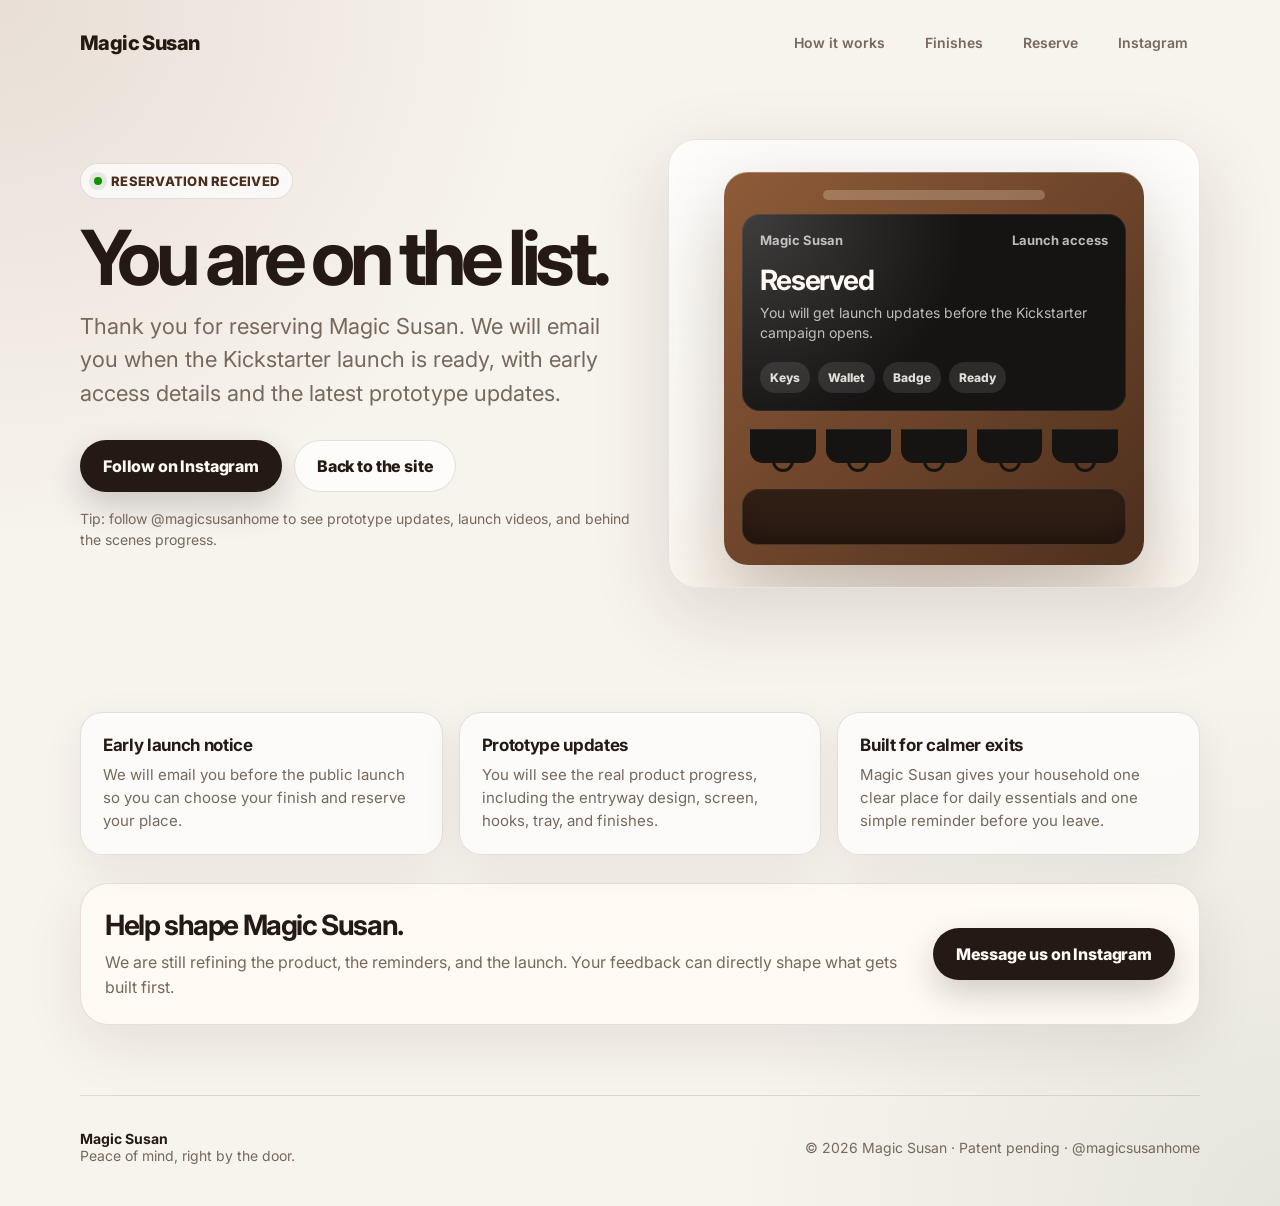
<file: thank-you.html>
<!doctype html>
<html lang="en">
<head>
  <meta charset="utf-8" />
  <meta name="viewport" content="width=device-width, initial-scale=1" />

  <title>Thank you | Magic Susan</title>
  <meta name="description" content="Thank you for reserving Magic Susan, the smart entryway organizer that reminds you before you leave." />

  <link rel="preconnect" href="https://fonts.googleapis.com">
  <link rel="preconnect" href="https://fonts.gstatic.com" crossorigin>
  <link href="https://fonts.googleapis.com/css2?family=Inter:wght@400;500;600;700;800&display=swap" rel="stylesheet">

  <style>
    :root {
      --bg: #f7f3ed;
      --card: #fffaf3;
      --ink: #241a13;
      --muted: #76685d;
      --soft: #e8ded1;
      --line: rgba(36, 26, 19, 0.12);
      --walnut: #7b4a2d;
      --walnut-dark: #4a2d1c;
      --green: #129300;
      --shadow: 0 24px 80px rgba(57, 37, 22, 0.14);
      --radius: 28px;
    }

    * {
      box-sizing: border-box;
    }

    html {
      scroll-behavior: smooth;
    }

    body {
      margin: 0;
      font-family: Inter, system-ui, -apple-system, BlinkMacSystemFont, "Segoe UI", sans-serif;
      color: var(--ink);
      background:
        radial-gradient(circle at top left, rgba(123, 74, 45, 0.12), transparent 34rem),
        radial-gradient(circle at bottom right, rgba(78, 107, 74, 0.10), transparent 34rem),
        var(--bg);
      min-height: 100vh;
    }

    a {
      color: inherit;
      text-decoration: none;
    }

    .page {
      width: min(1120px, calc(100% - 36px));
      margin: 0 auto;
    }

    header {
      padding: 24px 0;
      display: flex;
      justify-content: space-between;
      align-items: center;
      gap: 18px;
    }

    .brand {
      display: inline-flex;
      align-items: center;
      gap: 12px;
      font-weight: 800;
      letter-spacing: -0.03em;
      font-size: 20px;
    }

    .logo-mark {
      width: 38px;
      height: 38px;
      border-radius: 12px;
      background:
        linear-gradient(135deg, #9b6a43, #4f2f1d);
      box-shadow: inset 0 1px 0 rgba(255,255,255,0.32), 0 12px 28px rgba(74,45,28,0.20);
      position: relative;
      overflow: hidden;
    }

    .logo-mark:before {
      content: "";
      position: absolute;
      inset: 9px 7px 8px;
      border: 2px solid rgba(255, 248, 238, 0.78);
      border-radius: 7px;
    }

    .logo-mark:after {
      content: "";
      position: absolute;
      width: 14px;
      height: 3px;
      background: rgba(255, 248, 238, 0.78);
      border-radius: 100px;
      left: 12px;
      bottom: 8px;
    }

    nav {
      display: flex;
      align-items: center;
      gap: 16px;
      color: var(--muted);
      font-size: 14px;
      font-weight: 600;
    }

    nav a {
      padding: 10px 12px;
      border-radius: 999px;
    }

    nav a:hover {
      background: rgba(255,255,255,0.56);
      color: var(--ink);
    }

    .hero {
      padding: 54px 0 74px;
      display: grid;
      grid-template-columns: 1.02fr 0.98fr;
      gap: 34px;
      align-items: center;
    }

    .eyebrow {
      display: inline-flex;
      align-items: center;
      gap: 9px;
      padding: 9px 13px;
      border-radius: 999px;
      background: rgba(255,255,255,0.7);
      border: 1px solid var(--line);
      color: var(--walnut-dark);
      font-size: 13px;
      font-weight: 800;
      letter-spacing: 0.02em;
      text-transform: uppercase;
    }

    .dot {
      width: 8px;
      height: 8px;
      border-radius: 99px;
      background: var(--green);
      box-shadow: 0 0 0 5px rgba(78, 107, 74, 0.12);
    }

    h1 {
      margin: 22px 0 16px;
      font-size: clamp(44px, 6vw, 76px);
      line-height: 0.96;
      letter-spacing: -0.075em;
    }

    .lead {
      margin: 0;
      color: var(--muted);
      font-size: clamp(18px, 2vw, 22px);
      line-height: 1.52;
      max-width: 620px;
    }

    .actions {
      display: flex;
      flex-wrap: wrap;
      gap: 12px;
      margin-top: 30px;
      align-items: center;
    }

    .button {
      display: inline-flex;
      align-items: center;
      justify-content: center;
      min-height: 52px;
      padding: 0 22px;
      border-radius: 999px;
      border: 1px solid transparent;
      font-weight: 800;
      letter-spacing: -0.01em;
      transition: transform 0.18s ease, box-shadow 0.18s ease, background 0.18s ease;
    }

    .button:hover {
      transform: translateY(-1px);
    }

    .button.primary {
      background: var(--ink);
      color: #fffaf3;
      box-shadow: 0 14px 34px rgba(36, 26, 19, 0.20);
    }

    .button.secondary {
      background: rgba(255,255,255,0.74);
      border-color: var(--line);
      color: var(--ink);
    }

    .small-note {
      margin-top: 16px;
      color: var(--muted);
      font-size: 14px;
      line-height: 1.5;
    }

    .visual-card {
      background:
        linear-gradient(180deg, rgba(255,255,255,0.82), rgba(255,250,243,0.72));
      border: 1px solid rgba(36,26,19,0.10);
      border-radius: var(--radius);
      padding: 22px;
      box-shadow: var(--shadow);
      position: relative;
      overflow: hidden;
    }

    .visual-card:before {
      content: "";
      position: absolute;
      inset: auto -20% -42% -20%;
      height: 68%;
      background: radial-gradient(circle, rgba(123, 74, 45, 0.14), transparent 70%);
      pointer-events: none;
    }

    .device {
      position: relative;
      margin: 10px auto 0;
      width: min(420px, 100%);
      background: linear-gradient(135deg, #8e5b38, #4d2f1d);
      border-radius: 24px;
      padding: 18px 18px 20px;
      box-shadow:
        inset 0 1px 0 rgba(255,255,255,0.25),
        0 30px 80px rgba(57, 37, 22, 0.26);
    }

    .device-top {
      height: 10px;
      width: 58%;
      margin: 0 auto 14px;
      border-radius: 999px;
      background: rgba(255, 241, 215, 0.24);
    }

    .screen {
      background:
        radial-gradient(circle at top left, rgba(255,255,255,0.18), transparent 14rem),
        #161313;
      border-radius: 18px;
      color: #fffaf3;
      padding: 18px;
      min-height: 176px;
      box-shadow: inset 0 0 0 1px rgba(255,255,255,0.08);
    }

    .screen-row {
      display: flex;
      justify-content: space-between;
      align-items: center;
      gap: 12px;
      color: rgba(255,250,243,0.72);
      font-size: 13px;
      font-weight: 700;
    }

    .screen h2 {
      margin: 18px 0 8px;
      font-size: 28px;
      letter-spacing: -0.04em;
      line-height: 1.04;
    }

    .screen p {
      margin: 0;
      color: rgba(255,250,243,0.72);
      line-height: 1.45;
      font-size: 14px;
    }

    .screen-pills {
      display: flex;
      flex-wrap: wrap;
      gap: 8px;
      margin-top: 18px;
    }

    .screen-pill {
      padding: 8px 10px;
      border-radius: 999px;
      background: rgba(255,255,255,0.10);
      color: rgba(255,250,243,0.86);
      font-size: 12px;
      font-weight: 800;
    }

    .hooks {
      display: grid;
      grid-template-columns: repeat(5, 1fr);
      gap: 10px;
      margin: 18px 8px 0;
    }

    .hook {
      height: 34px;
      border-radius: 0 0 13px 13px;
      background: #161313;
      position: relative;
      box-shadow: inset 0 1px 0 rgba(255,255,255,0.08);
    }

    .hook:after {
      content: "";
      position: absolute;
      width: 16px;
      height: 10px;
      border: 3px solid #161313;
      border-top: 0;
      border-radius: 0 0 12px 12px;
      left: 50%;
      transform: translateX(-50%);
      bottom: -9px;
    }

    .tray {
      margin-top: 26px;
      height: 56px;
      border-radius: 16px;
      background: linear-gradient(180deg, #3b2519, #231610);
      border: 1px solid rgba(255,255,255,0.08);
      box-shadow: inset 0 14px 24px rgba(0,0,0,0.20);
    }

    .section {
      padding: 28px 0 70px;
    }

    .grid {
      display: grid;
      grid-template-columns: repeat(3, 1fr);
      gap: 16px;
      margin-top: 22px;
    }

    .card {
      background: rgba(255,255,255,0.68);
      border: 1px solid var(--line);
      border-radius: 22px;
      padding: 22px;
      box-shadow: 0 12px 40px rgba(57,37,22,0.07);
    }

    .card strong {
      display: block;
      font-size: 17px;
      letter-spacing: -0.02em;
      margin-bottom: 8px;
    }

    .card p {
      margin: 0;
      color: var(--muted);
      line-height: 1.55;
      font-size: 15px;
    }

    .share-box {
      margin-top: 28px;
      background: var(--card);
      border: 1px solid var(--line);
      border-radius: var(--radius);
      padding: 24px;
      display: grid;
      grid-template-columns: 1fr auto;
      align-items: center;
      gap: 18px;
      box-shadow: 0 18px 60px rgba(57,37,22,0.09);
    }

    .share-box h2 {
      margin: 0 0 8px;
      font-size: 28px;
      letter-spacing: -0.05em;
    }

    .share-box p {
      margin: 0;
      color: var(--muted);
      line-height: 1.55;
    }

    footer {
      padding: 34px 0 42px;
      border-top: 1px solid var(--line);
      color: var(--muted);
      display: flex;
      justify-content: space-between;
      align-items: center;
      gap: 18px;
      flex-wrap: wrap;
      font-size: 14px;
    }

    footer strong {
      color: var(--ink);
    }

    @media (max-width: 860px) {
      header {
        align-items: flex-start;
      }

      nav {
        display: none;
      }

      .hero {
        grid-template-columns: 1fr;
        padding-top: 30px;
      }

      .grid {
        grid-template-columns: 1fr;
      }

      .share-box {
        grid-template-columns: 1fr;
      }

      .actions .button {
        width: 100%;
      }
    }
  </style>
</head>

<body>
  <div class="page">
    <header>
      <a class="brand" href="/">

        <span>Magic Susan</span>
      </a>

      <nav aria-label="Main navigation">
        <a href="/#how">How it works</a>
        <a href="/#finishes">Finishes</a>
        <a href="/#reserve">Reserve</a>
        <a href="https://www.instagram.com/magicsusanhome/" target="_blank" rel="noopener">Instagram</a>
      </nav>
    </header>

    <main>
      <section class="hero">
        <div>
          <div class="eyebrow">
            <span class="dot" aria-hidden="true"></span>
            <span id="statusLabel">Reservation received</span>
          </div>

          <h1 id="headline">You are on the list.</h1>

          <p class="lead" id="mainCopy">
            Thank you for reserving Magic Susan. We will email you when the Kickstarter launch is ready, with early access details and the latest prototype updates.
          </p>

          <div class="actions">
            <a class="button primary" href="https://www.instagram.com/magicsusanhome/" target="_blank" rel="noopener">
              Follow on Instagram
            </a>
            <a class="button secondary" href="/">
              Back to the site
            </a>
          </div>

          <p class="small-note" id="receiptNote">
            Tip: follow @magicsusanhome to see prototype updates, launch videos, and behind the scenes progress.
          </p>
        </div>

        <div class="visual-card" aria-label="Magic Susan confirmation preview">
          <div class="device">
            <div class="device-top"></div>

            <div class="screen">
              <div class="screen-row">
                <span>Magic Susan</span>
                <span>Launch access</span>
              </div>

              <h2 id="screenTitle">Reserved</h2>
              <p id="screenCopy">
                You will get launch updates before the Kickstarter campaign opens.
              </p>

              <div class="screen-pills">
                <span class="screen-pill">Keys</span>
                <span class="screen-pill">Wallet</span>
                <span class="screen-pill">Badge</span>
                <span class="screen-pill">Ready</span>
              </div>
            </div>

            <div class="hooks" aria-hidden="true">
              <span class="hook"></span>
              <span class="hook"></span>
              <span class="hook"></span>
              <span class="hook"></span>
              <span class="hook"></span>
            </div>

            <div class="tray" aria-hidden="true"></div>
          </div>
        </div>
      </section>

      <section class="section">
        <div class="grid" id="benefitGrid">
          <article class="card">
            <strong>Early launch notice</strong>
            <p>We will email you before the public launch so you can choose your finish and reserve your place.</p>
          </article>

          <article class="card">
            <strong>Prototype updates</strong>
            <p>You will see the real product progress, including the entryway design, screen, hooks, tray, and finishes.</p>
          </article>

          <article class="card">
            <strong>Built for calmer exits</strong>
            <p>Magic Susan gives your household one clear place for daily essentials and one simple reminder before you leave.</p>
          </article>
        </div>

        <div class="share-box">
          <div>
            <h2>Help shape Magic Susan.</h2>
            <p>
              We are still refining the product, the reminders, and the launch. Your feedback can directly shape what gets built first.
            </p>
          </div>

          <a class="button primary" href="https://www.instagram.com/magicsusanhome/" target="_blank" rel="noopener">
            Message us on Instagram
          </a>
        </div>
      </section>
    </main>

    <footer>
      <div>
        <strong>Magic Susan</strong><br>
        Peace of mind, right by the door.
      </div>

      <div>
        © 2026 Magic Susan · Patent pending ·
        <a href="https://www.instagram.com/magicsusanhome/" target="_blank" rel="noopener">@magicsusanhome</a>
      </div>
    </footer>
  </div>

  <script>
    const params = new URLSearchParams(window.location.search);

    const vip =
      params.get("vip") === "1" ||
      params.get("vip") === "true" ||
      params.get("status") === "vip";

    const firstName = params.get("name") || params.get("first_name") || "";
    const email = params.get("email") || "";
    const finish = params.get("finish") || "";

    const statusLabel = document.getElementById("statusLabel");
    const headline = document.getElementById("headline");
    const mainCopy = document.getElementById("mainCopy");
    const receiptNote = document.getElementById("receiptNote");
    const screenTitle = document.getElementById("screenTitle");
    const screenCopy = document.getElementById("screenCopy");
    const benefitGrid = document.getElementById("benefitGrid");

    const hello = firstName ? `${firstName}, ` : "";

    if (vip) {
      statusLabel.textContent = "VIP confirmed";
      headline.textContent = `${hello}you are VIP.`;

      mainCopy.textContent =
        "Your VIP spot is confirmed. You are locked in for the 47% early bird price, $199 instead of $379, with first access when Magic Susan launches on Kickstarter.";

      receiptNote.textContent =
        email
          ? `A receipt should be sent to ${email}. Follow @magicsusanhome for prototype updates and launch previews.`
          : "A receipt should be on its way. Follow @magicsusanhome for prototype updates and launch previews.";

      screenTitle.textContent = "VIP locked";
      screenCopy.textContent =
        finish
          ? `${finish} finish noted. Early access and launch price are reserved.`
          : "Early access and launch price are reserved.";

      benefitGrid.innerHTML = `
        <article class="card">
          <strong>47% early bird price</strong>
          <p>Your VIP spot locks the $199 launch price instead of the planned $379 retail price.</p>
        </article>

        <article class="card">
          <strong>First access</strong>
          <p>We will email you before the public waitlist when the Kickstarter campaign is ready.</p>
        </article>

        <article class="card">
          <strong>Finish priority</strong>
          <p>Your preferred finish will be noted for launch, including Walnut or Hard Maple.</p>
        </article>
      `;
    }
  </script>
</body>
</html>
</file>
